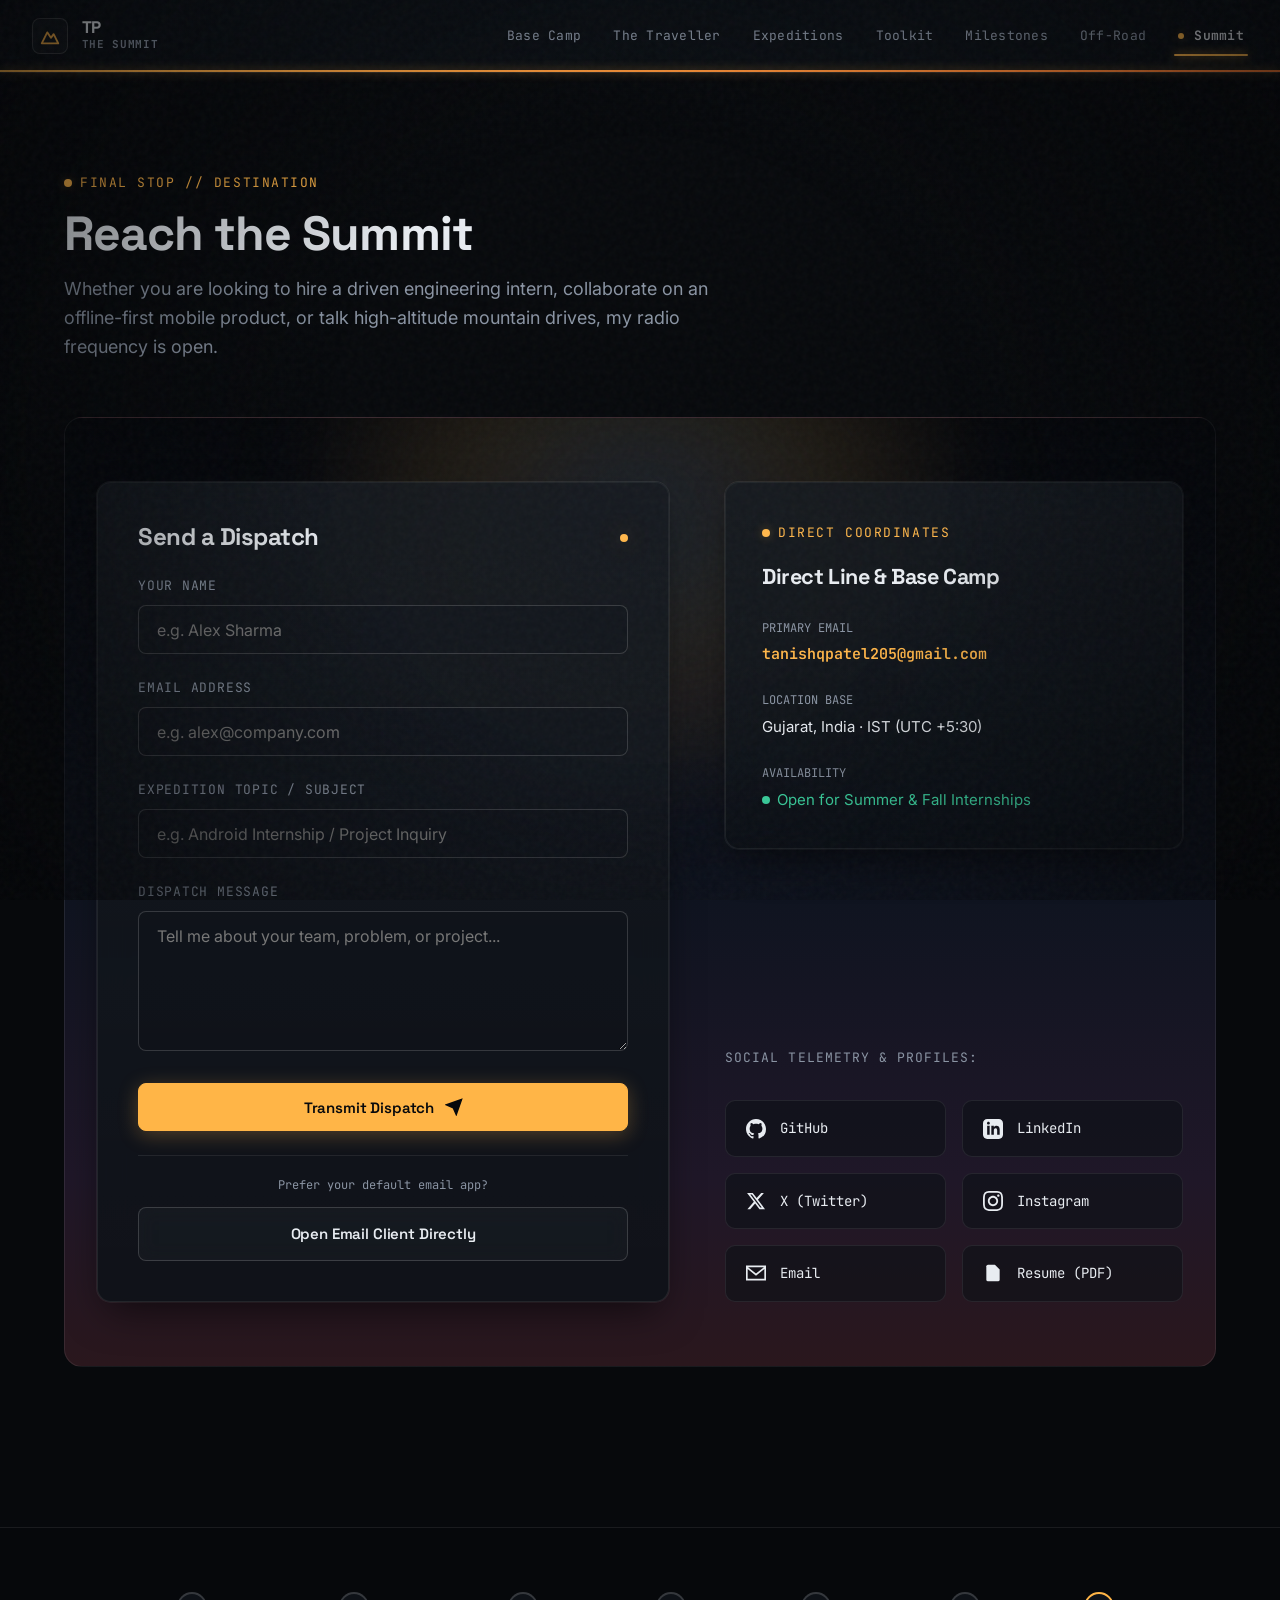
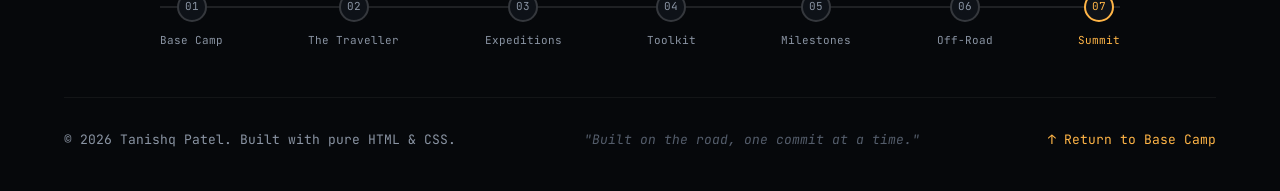
<file: contact.html>
<!DOCTYPE html>
<html lang="en">
<head>
  <meta charset="UTF-8">
  <meta name="viewport" content="width=device-width, initial-scale=1.0">
  <title>Summit | Tanishq Patel — Contact & Social Dispatches</title>
  <meta name="description" content="Reach the summit: connect with Tanishq Patel in Gujarat, India for software engineering internships, Android development projects, and collaboration.">

  <!-- Google Fonts & Fallback -->
  <link rel="preconnect" href="https://fonts.googleapis.com">
  <link rel="preconnect" href="https://fonts.gstatic.com" crossorigin>
  <link href="https://fonts.googleapis.com/css2?family=Inter:wght@400;500;600&family=JetBrains+Mono:wght@400;500;600;700&family=Space+Grotesk:wght@500;600;700;800&display=swap" rel="stylesheet">

  <!-- Single Shared Stylesheet -->
  <link rel="stylesheet" href="css/style.css">
</head>
<body style="--stop-end: 100%; --stop-progress: 100%;">

  <!-- ========================================================================
       ROAD-TRIP LOADING OVERLAY (Stop 7 of 7: Summit - Full Route Complete!)
       ======================================================================== -->
  <aside class="route-loader" aria-label="Loading road trip view">
    <div class="loader-landscape">
      <div class="loader-stars"></div>
      <div class="loader-moon"></div>
      <div class="loader-fog"></div>
      
      <svg class="mountain-layer mountain-layer-1" viewBox="0 0 1200 400" preserveAspectRatio="none">
        <path d="M0,400 L0,230 L160,160 L320,240 L480,130 L640,250 L820,110 L980,220 L1120,150 L1200,210 L1200,400 Z" fill="#141A28" />
        <polygon points="160,160 140,185 180,185" fill="#FFE0B2" opacity="0.6"/>
        <polygon points="480,130 455,165 505,165" fill="#FFE0B2" opacity="0.6"/>
        <polygon points="820,110 790,155 850,155" fill="#FFE0B2" opacity="0.7"/>
      </svg>

      <svg class="mountain-layer mountain-layer-2" viewBox="0 0 1200 350" preserveAspectRatio="none">
        <path d="M0,350 L0,180 L220,120 L380,200 L560,95 L720,180 L900,105 L1060,170 L1200,140 L1200,350 Z" fill="#0D121B" />
        <polygon points="220,120 195,150 245,150" fill="#FFB547" opacity="0.5"/>
        <polygon points="560,95 530,135 590,135" fill="#FFB547" opacity="0.6"/>
        <polygon points="900,105 870,145 930,145" fill="#FFB547" opacity="0.6"/>
      </svg>

      <svg class="mountain-layer mountain-layer-3" viewBox="0 0 1200 300" preserveAspectRatio="none">
        <path d="M0,300 L0,140 L280,70 L480,160 L680,60 L880,140 L1080,75 L1200,120 L1200,300 Z" fill="#080C12" />
      </svg>

      <div class="loader-snow"></div>

      <div class="loader-road-wrap">
        <svg class="loader-road-svg" viewBox="0 0 1200 160" preserveAspectRatio="none">
          <path d="M 60 110 C 220 130, 340 70, 520 95 C 700 120, 840 75, 1140 100" stroke="#1A2230" stroke-width="14" stroke-linecap="round" fill="none" />
          <path d="M 60 110 C 220 130, 340 70, 520 95 C 700 120, 840 75, 1140 100" stroke="#FFB547" stroke-width="2" stroke-dasharray="10 12" stroke-linecap="round" fill="none" opacity="0.7" />
          
          <g class="road-marker marker-1" transform="translate(60, 110)">
            <circle r="4" fill="#8A94A3" />
            <text x="0" y="-12" fill="#8A94A3" font-family="'JetBrains Mono', monospace" font-size="8" text-anchor="middle">BASE</text>
          </g>
          <g class="road-marker marker-2" transform="translate(240, 105)">
            <circle r="4" fill="#8A94A3" />
            <text x="0" y="-12" fill="#8A94A3" font-family="'JetBrains Mono', monospace" font-size="8" text-anchor="middle">ABOUT</text>
          </g>
          <g class="road-marker marker-3" transform="translate(420, 80)">
            <circle r="4" fill="#8A94A3" />
            <text x="0" y="-12" fill="#8A94A3" font-family="'JetBrains Mono', monospace" font-size="8" text-anchor="middle">PROJECTS</text>
          </g>
          <g class="road-marker marker-4" transform="translate(600, 108)">
            <circle r="4" fill="#8A94A3" />
            <text x="0" y="-12" fill="#8A94A3" font-family="'JetBrains Mono', monospace" font-size="8" text-anchor="middle">SKILLS</text>
          </g>
          <g class="road-marker marker-5" transform="translate(780, 95)">
            <circle r="4" fill="#8A94A3" />
            <text x="0" y="-12" fill="#8A94A3" font-family="'JetBrains Mono', monospace" font-size="8" text-anchor="middle">EDUCATION</text>
          </g>
          <g class="road-marker marker-6" transform="translate(960, 85)">
            <circle r="4" fill="#8A94A3" />
            <text x="0" y="-12" fill="#8A94A3" font-family="'JetBrains Mono', monospace" font-size="8" text-anchor="middle">INTERESTS</text>
          </g>
          <g class="road-marker marker-7" transform="translate(1140, 100)">
            <circle r="6" fill="#FFB547" />
            <circle r="12" fill="none" stroke="#FFB547" stroke-width="1.5" opacity="0.6" />
            <text x="0" y="-14" fill="#FFB547" font-family="'JetBrains Mono', monospace" font-size="9" text-anchor="middle">STOP 7 · SUMMIT</text>
          </g>
        </svg>

        <!-- Car completes full run to Stop 7 -->
        <div class="car-driver" aria-hidden="true">
          <div class="car-light-beam"></div>
          <div class="car-tail-glow"></div>
          <svg viewBox="0 0 52 24" fill="none" width="48" height="22">
            <path d="M4 16 L10 16 L15 8 L32 8 L42 13 L49 14 L50 18 L46 19 L44 18 L38 18 L36 19 L16 19 L14 18 L8 18 L6 19 Z" fill="#E8ECF1"/>
            <path d="M16 9 L31 9 L39 13 L16 13 Z" fill="#07090C" opacity="0.8"/>
            <polygon points="48,14 51,15 48,16" fill="#FFF275"/>
            <circle cx="12" cy="18" r="4.5" fill="#0A0D12" stroke="#485363" stroke-width="1.5"/>
            <circle cx="40" cy="18" r="4.5" fill="#0A0D12" stroke="#485363" stroke-width="1.5"/>
          </svg>
        </div>
      </div>
    </div>

    <div class="loader-hud-top">
      <div class="loader-hud-brand">
        <span class="loader-hud-pulse"></span>
        <span>FINAL WAYPOINT // SUMMIT REACHED</span>
      </div>
      <div>ELEVATION: 4,800M · EXPEDITION COMPLETE</div>
    </div>

    <div class="loader-hud-bottom">
      <div class="loader-status-bar">
        <div class="loader-destination">
          <span>● STOP 7 OF 7:</span>
          <span>Arrived at: The Summit</span>
        </div>
        <div>Engine idling… Telemetry online</div>
      </div>
      <div class="loader-progress-track">
        <div class="loader-progress-fill"></div>
      </div>
    </div>
  </aside>

  <!-- ========================================================================
       STICKY HUD NAVBAR
       ======================================================================== -->
  <header class="navbar">
    <div class="nav-container">
      <a href="index.html" class="nav-logo" aria-label="Return to Base Camp">
        <div class="logo-mountain" aria-hidden="true">
          <svg viewBox="0 0 24 24">
            <path d="M3 20L9 8L13 14L16 10L21 20H3Z"/>
          </svg>
        </div>
        <div class="logo-text">
          <span class="name">TP</span>
          <span class="sub">The Summit</span>
        </div>
      </a>

      <input type="checkbox" id="nav-toggle" class="nav-toggle-input" aria-label="Toggle navigation menu">
      <label for="nav-toggle" class="nav-toggle-label" aria-label="Open menu">
        <span class="nav-toggle-line"></span>
        <span class="nav-toggle-line"></span>
        <span class="nav-toggle-line"></span>
      </label>

      <nav class="nav-links" id="main-nav">
        <a href="index.html" class="nav-link">Base Camp</a>
        <a href="about.html" class="nav-link">The Traveller</a>
        <a href="projects.html" class="nav-link">Expeditions</a>
        <a href="skills.html" class="nav-link">Toolkit</a>
        <a href="education.html" class="nav-link">Milestones</a>
        <a href="interests.html" class="nav-link">Off-Road</a>
        <a href="contact.html" class="nav-link active" aria-current="page">Summit</a>
      </nav>
    </div>
    <!-- 100% Complete Progress Bar -->
    <div class="nav-route-bar">
      <div class="nav-route-progress"></div>
    </div>
  </header>

  <!-- ========================================================================
       PAGE CONTENT
       ======================================================================== -->
  <div class="page-container">
    <main class="section">
      <div class="container">
        <!-- Section Header -->
        <div class="section-header">
          <span class="section-tag">Final Stop // Destination</span>
          <h1 class="section-title">Reach the Summit</h1>
          <p class="section-subtitle">
            Whether you are looking to hire a driven engineering intern, collaborate on an offline-first mobile product, or talk high-altitude mountain drives, my radio frequency is open.
          </p>
        </div>

        <!-- Atmospheric Summit Night Backdrop (Starfield, Aurora Glow & Ridge Silhouette) -->
        <div class="summit-scene">
          <div class="aurora-glow" aria-hidden="true"></div>

          <div class="contact-grid">
            
            <!-- Left: HTML5 Contact Form -->
            <div>
              <div class="glass-card" style="padding: 2.5rem; background: rgba(14, 18, 24, 0.85);">
                <div style="display: flex; align-items: center; justify-content: space-between; margin-bottom: 1.5rem;">
                  <h2 style="font-size: 1.5rem;">Send a Dispatch</h2>
                  <span class="loader-hud-pulse" title="Channel Active"></span>
                </div>

                <!-- ✏️ EDIT: FORMSPREE SETUP
                     To make this form deliver messages straight to your email inbox:
                     1. Go to https://formspree.io and create a free account.
                     2. Click "New Form" and copy your unique form ID (e.g. "mqkvopzw").
                     3. Replace [YOUR_FORM_ID] below with your ID: action="https://formspree.io/f/mqkvopzw"
                -->
                <form action="https://formspree.io/f/[YOUR_FORM_ID]" method="POST" class="contact-form">
                  <div class="form-group">
                    <label for="contact-name" class="form-label">Your Name</label>
                    <input type="text" id="contact-name" name="name" class="form-input" placeholder="e.g. Alex Sharma" required autocomplete="name">
                  </div>

                  <div class="form-group">
                    <label for="contact-email" class="form-label">Email Address</label>
                    <input type="email" id="contact-email" name="email" class="form-input" placeholder="e.g. alex@company.com" required autocomplete="email">
                  </div>

                  <div class="form-group">
                    <label for="contact-subject" class="form-label">Expedition Topic / Subject</label>
                    <input type="text" id="contact-subject" name="subject" class="form-input" placeholder="e.g. Android Internship / Project Inquiry" required>
                  </div>

                  <div class="form-group">
                    <label for="contact-message" class="form-label">Dispatch Message</label>
                    <textarea id="contact-message" name="message" class="form-textarea" placeholder="Tell me about your team, problem, or project..." required></textarea>
                  </div>

                  <button type="submit" class="btn btn-primary" style="width: 100%; margin-top: 0.5rem;">
                    <span>Transmit Dispatch</span>
                    <svg class="btn-icon" viewBox="0 0 24 24" fill="none" stroke="currentColor" stroke-width="2">
                      <line x1="22" y1="2" x2="11" y2="13"></line>
                      <polygon points="22 2 15 22 11 13 2 9 22 2"></polygon>
                    </svg>
                  </button>
                </form>

                <div style="margin-top: 1.5rem; text-align: center; border-top: 1px solid var(--border); padding-top: 1.25rem;">
                  <span style="font-family: var(--font-mono); font-size: 0.75rem; color: var(--muted); display: block; margin-bottom: 0.75rem;">
                    Prefer your default email app?
                  </span>
                  <a href="mailto:tanishqpatel205@gmail.com?subject=Connecting%20from%20Portfolio" class="btn btn-secondary" style="width: 100%;">
                    <span>Open Email Client Directly</span>
                  </a>
                </div>
              </div>
            </div>

            <!-- Right: Direct Contact Specs & Social Links -->
            <div style="display: flex; flex-direction: column; justify-content: space-between;">
              <div class="glass-card" style="padding: 2.25rem; background: rgba(14, 18, 24, 0.85); margin-bottom: 2rem;">
                <span class="section-tag">Direct Coordinates</span>
                <h3 style="font-size: 1.35rem; margin: 0.5rem 0 1rem;">Direct Line & Base Camp</h3>
                
                <div style="display: flex; flex-direction: column; gap: 1.25rem; margin-top: 1.5rem;">
                  <div>
                    <span style="font-family: var(--font-mono); font-size: 0.75rem; color: var(--muted); text-transform: uppercase;">Primary Email</span>
                    <p style="font-family: var(--font-mono); color: var(--amber); font-weight: 600; font-size: 0.9375rem; margin-top: 0.2rem;">
                      tanishqpatel205@gmail.com
                    </p>
                  </div>

                  <div>
                    <span style="font-family: var(--font-mono); font-size: 0.75rem; color: var(--muted); text-transform: uppercase;">Location Base</span>
                    <p style="color: var(--text); font-size: 0.9375rem; margin-top: 0.2rem;">
                      Gujarat, India · IST (UTC +5:30)
                    </p>
                  </div>

                  <div>
                    <span style="font-family: var(--font-mono); font-size: 0.75rem; color: var(--muted); text-transform: uppercase;">Availability</span>
                    <p style="color: var(--emerald); font-size: 0.9375rem; margin-top: 0.2rem; display: flex; align-items: center; gap: 0.4rem;">
                      <span style="width: 8px; height: 8px; border-radius: 50%; background: var(--emerald); display: inline-block;"></span>
                      Open for Summer & Fall Internships
                    </p>
                  </div>
                </div>
              </div>

              <!-- Social Channels Grid with Inline SVGs -->
              <div>
                <span style="font-family: var(--font-mono); font-size: 0.8125rem; color: var(--muted); text-transform: uppercase; letter-spacing: 0.08em; display: block; margin-bottom: 1rem;">
                  Social Telemetry & Profiles:
                </span>
                
                <div class="social-buttons-grid">
                  <a href="https://github.com/tanishqpatel2014" class="social-btn" target="_blank" rel="noopener" aria-label="GitHub Profile">
                    <svg viewBox="0 0 24 24">
                      <path d="M12 0C5.37 0 0 5.37 0 12c0 5.31 3.435 9.795 8.205 11.385.6.105.825-.255.825-.57 0-.285-.015-1.23-.015-2.235-3.015.555-3.795-.735-4.035-1.41-.135-.345-.72-1.41-1.23-1.695-.42-.225-1.02-.78-.015-.795.945-.015 1.62.87 1.845 1.23 1.08 1.815 2.805 1.305 3.495.99.105-.78.42-1.305.765-1.605-2.67-.3-5.46-1.335-5.46-5.925 0-1.305.465-2.385 1.23-3.225-.12-.3-.54-1.53.12-3.18 0 0 1.005-.315 3.3 1.23.96-.27 1.98-.405 3-.405s2.04.135 3 .405c2.295-1.56 3.3-1.23 3.3-1.23.66 1.65.24 2.88.12 3.18.765.84 1.23 1.905 1.23 3.225 0 4.605-2.805 5.625-5.475 5.925.435.375.81 1.095.81 2.22 0 1.605-.015 2.895-.015 3.3 0 .315.225.69.825.57A12.02 12.02 0 0024 12c0-6.63-5.37-12-12-12z"/>
                    </svg>
                    <span>GitHub</span>
                  </a>

                  <!-- ✏️ EDIT: LinkedIn URL -->
                  <a href="[YOUR_LINKEDIN_URL]" class="social-btn" target="_blank" rel="noopener" aria-label="LinkedIn Profile">
                    <svg viewBox="0 0 24 24">
                      <path d="M19 0h-14c-2.761 0-5 2.239-5 5v14c0 2.761 2.239 5 5 5h14c2.762 0 5-2.239 5-5v-14c0-2.761-2.238-5-5-5zm-11 19h-3v-11h3v11zm-1.5-12.268c-.966 0-1.75-.79-1.75-1.764s.784-1.764 1.75-1.764 1.75.79 1.75 1.764-.783 1.764-1.75 1.764zm13.5 12.268h-3v-5.604c0-3.368-4-3.113-4 0v5.604h-3v-11h3v1.765c1.396-2.586 7-2.777 7 2.476v6.759z"/>
                    </svg>
                    <span>LinkedIn</span>
                  </a>

                  <!-- ✏️ EDIT: X / Twitter URL -->
                  <a href="[YOUR_X_TWITTER_URL]" class="social-btn" target="_blank" rel="noopener" aria-label="X / Twitter Profile">
                    <svg viewBox="0 0 24 24">
                      <path d="M18.244 2.25h3.308l-7.227 8.26 8.502 11.24H16.17l-5.214-6.817L4.99 21.75H1.68l7.73-8.835L1.254 2.25H8.08l4.713 6.231zm-1.161 17.52h1.833L7.084 4.126H5.117z"/>
                    </svg>
                    <span>X (Twitter)</span>
                  </a>

                  <!-- ✏️ EDIT: Instagram URL -->
                  <a href="[YOUR_INSTAGRAM_URL]" class="social-btn" target="_blank" rel="noopener" aria-label="Instagram Profile">
                    <svg viewBox="0 0 24 24">
                      <path d="M12 2.163c3.204 0 3.584.012 4.85.07 3.252.148 4.771 1.691 4.919 4.919.058 1.265.069 1.645.069 4.849 0 3.205-.012 3.584-.069 4.849-.149 3.225-1.664 4.771-4.919 4.919-1.266.058-1.644.07-4.85.07-3.204 0-3.584-.012-4.849-.07-3.26-.149-4.771-1.699-4.919-4.92-.058-1.265-.07-1.644-.07-4.849 0-3.204.013-3.583.07-4.849.149-3.227 1.664-4.771 4.919-4.919 1.266-.057 1.645-.069 4.849-.069zm0-2.163c-3.259 0-3.667.014-4.947.072-4.358.2-6.78 2.618-6.98 6.98-.059 1.281-.073 1.689-.073 4.948 0 3.259.014 3.668.072 4.948.2 4.358 2.618 6.78 6.98 6.98 1.281.058 1.689.072 4.948.072 3.259 0 3.668-.014 4.948-.072 4.354-.2 6.782-2.618 6.979-6.98.059-1.28.073-1.689.073-4.948 0-3.259-.014-3.667-.072-4.947-.196-4.354-2.617-6.78-6.979-6.98-1.281-.059-1.69-.073-4.949-.073zm0 5.838c-3.403 0-6.162 2.759-6.162 6.162s2.759 6.163 6.162 6.163 6.162-2.759 6.162-6.163c0-3.403-2.759-6.162-6.162-6.162zm0 10.162c-2.209 0-4-1.79-4-4 0-2.209 1.79-4 4-4s4 1.791 4 4c0 2.21-1.791 4-4 4zm6.406-11.845c-.796 0-1.441.645-1.441 1.44s.645 1.44 1.441 1.44c.795 0 1.439-.645 1.439-1.44s-.644-1.44-1.439-1.44z"/>
                    </svg>
                    <span>Instagram</span>
                  </a>

                  <a href="mailto:tanishqpatel205@gmail.com" class="social-btn" aria-label="Direct Email">
                    <svg viewBox="0 0 24 24">
                      <path d="M0 3v18h24v-18h-24zm21.518 2l-9.518 7.713-9.518-7.713h19.036zm-19.518 14v-11.817l10 8.104 10-8.104v11.817h-20z"/>
                    </svg>
                    <span>Email</span>
                  </a>

                  <!-- Resume Download -->
                  <a href="resume.pdf" class="social-btn" download aria-label="Resume Download">
                    <svg viewBox="0 0 24 24">
                      <path d="M14 2H6a2 2 0 0 0-2 2v16a2 2 0 0 0 2 2h12a2 2 0 0 0 2-2V8z"/>
                      <polyline points="14 2 14 8 20 8"/>
                      <line x1="12" y1="18" x2="12" y2="12"/>
                      <line x1="9" y1="15" x2="15" y2="15"/>
                    </svg>
                    <span>Resume (PDF)</span>
                  </a>
                </div>
              </div>

            </div>

          </div>
        </div>

      </div>
    </main>

    <!-- ========================================================================
         SHARED FOOTER
         ======================================================================== -->
    <footer class="footer">
      <div class="container">
        <div class="footer-route-map">
          <div class="footer-route-line"></div>
          <ul class="footer-stops-list">
            <li class="footer-stop-item">
              <a href="index.html" class="footer-stop-dot">01</a>
              <a href="index.html" class="footer-stop-name">Base Camp</a>
            </li>
            <li class="footer-stop-item">
              <a href="about.html" class="footer-stop-dot">02</a>
              <a href="about.html" class="footer-stop-name">The Traveller</a>
            </li>
            <li class="footer-stop-item">
              <a href="projects.html" class="footer-stop-dot">03</a>
              <a href="projects.html" class="footer-stop-name">Expeditions</a>
            </li>
            <li class="footer-stop-item">
              <a href="skills.html" class="footer-stop-dot">04</a>
              <a href="skills.html" class="footer-stop-name">Toolkit</a>
            </li>
            <li class="footer-stop-item">
              <a href="education.html" class="footer-stop-dot">05</a>
              <a href="education.html" class="footer-stop-name">Milestones</a>
            </li>
            <li class="footer-stop-item">
              <a href="interests.html" class="footer-stop-dot">06</a>
              <a href="interests.html" class="footer-stop-name">Off-Road</a>
            </li>
            <li class="footer-stop-item">
              <a href="contact.html" class="footer-stop-dot" style="border-color: var(--amber); color: var(--amber);">07</a>
              <a href="contact.html" class="footer-stop-name" style="color: var(--amber);">Summit</a>
            </li>
          </ul>
        </div>

        <div class="footer-bottom">
          <div>
            © 2026 Tanishq Patel. Built with pure HTML & CSS.
          </div>
          <div class="footer-road-quote">
            "Built on the road, one commit at a time."
          </div>
          <div>
            <a href="index.html" style="color: var(--amber); display: inline-flex; align-items: center; gap: 0.35rem;">
              <span>↑ Return to Base Camp</span>
            </a>
          </div>
        </div>
      </div>
    </footer>
  </div>
</body>
</html>
</file>
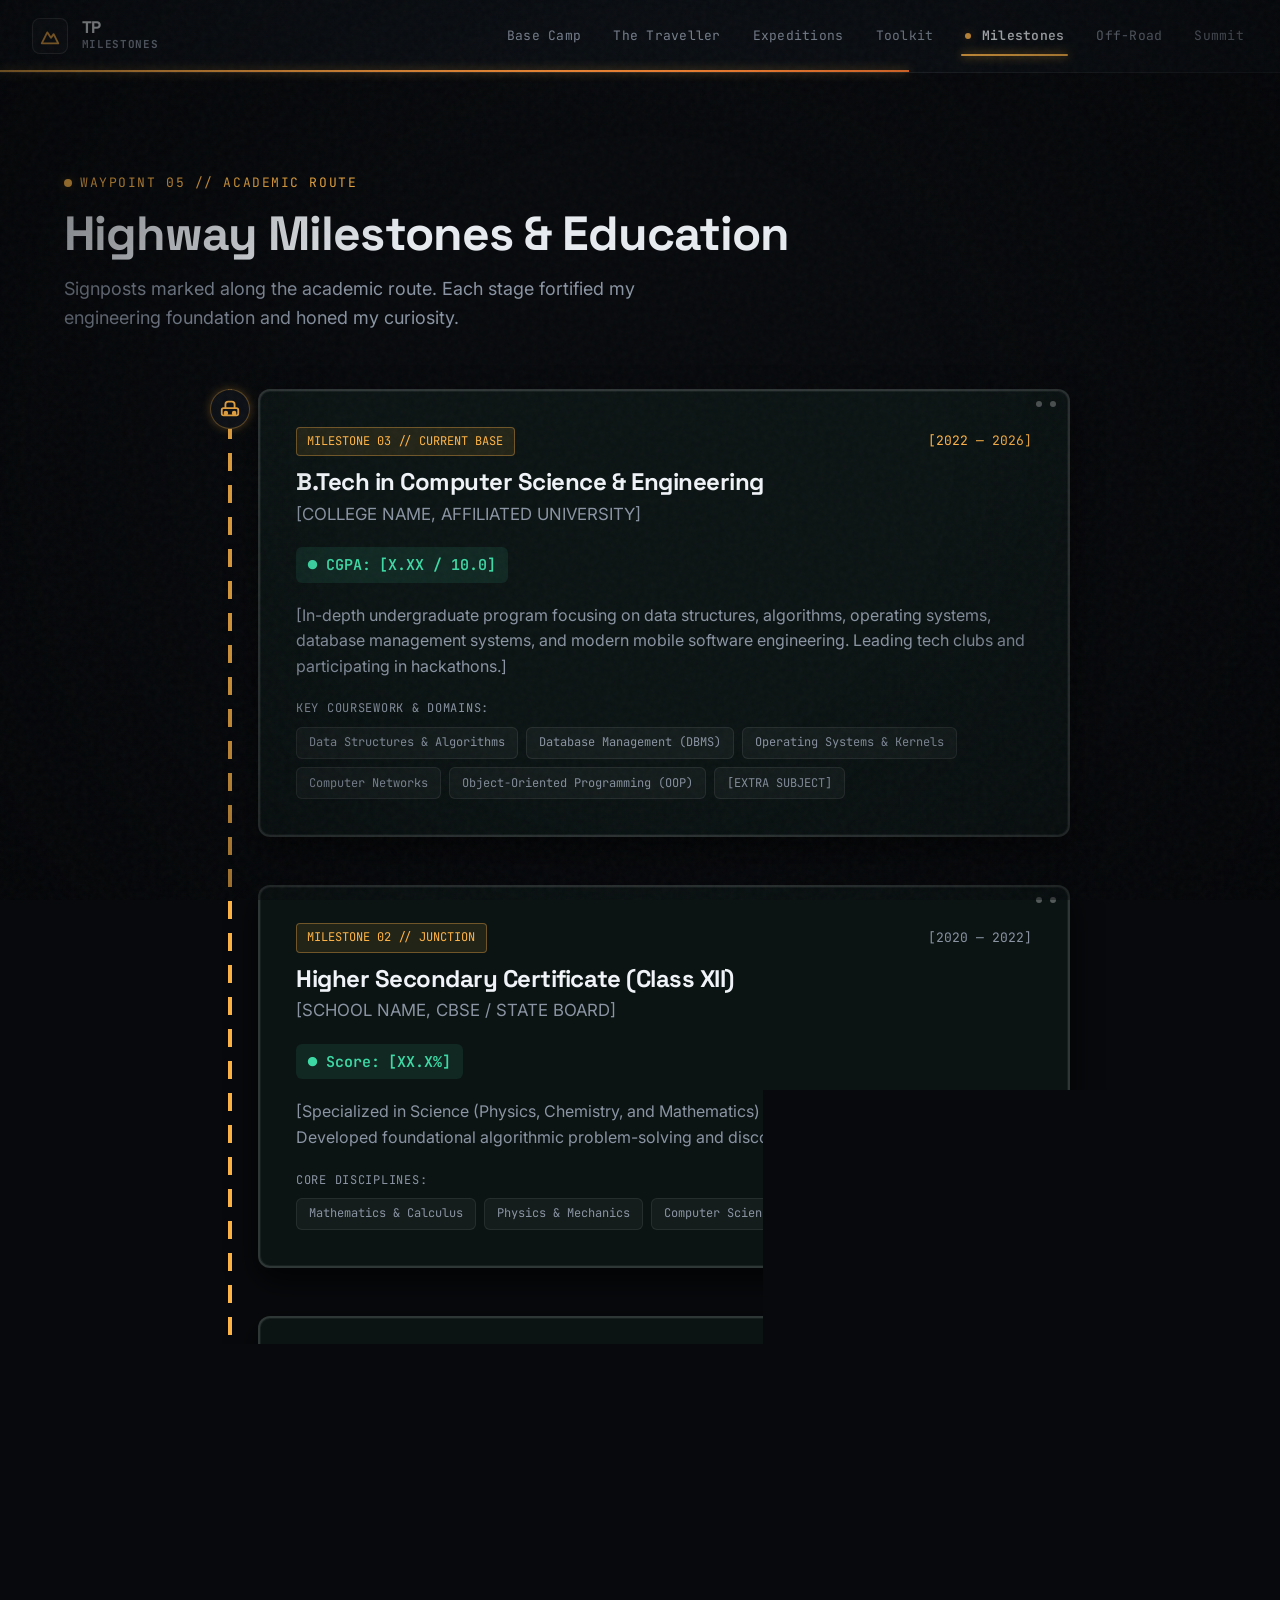
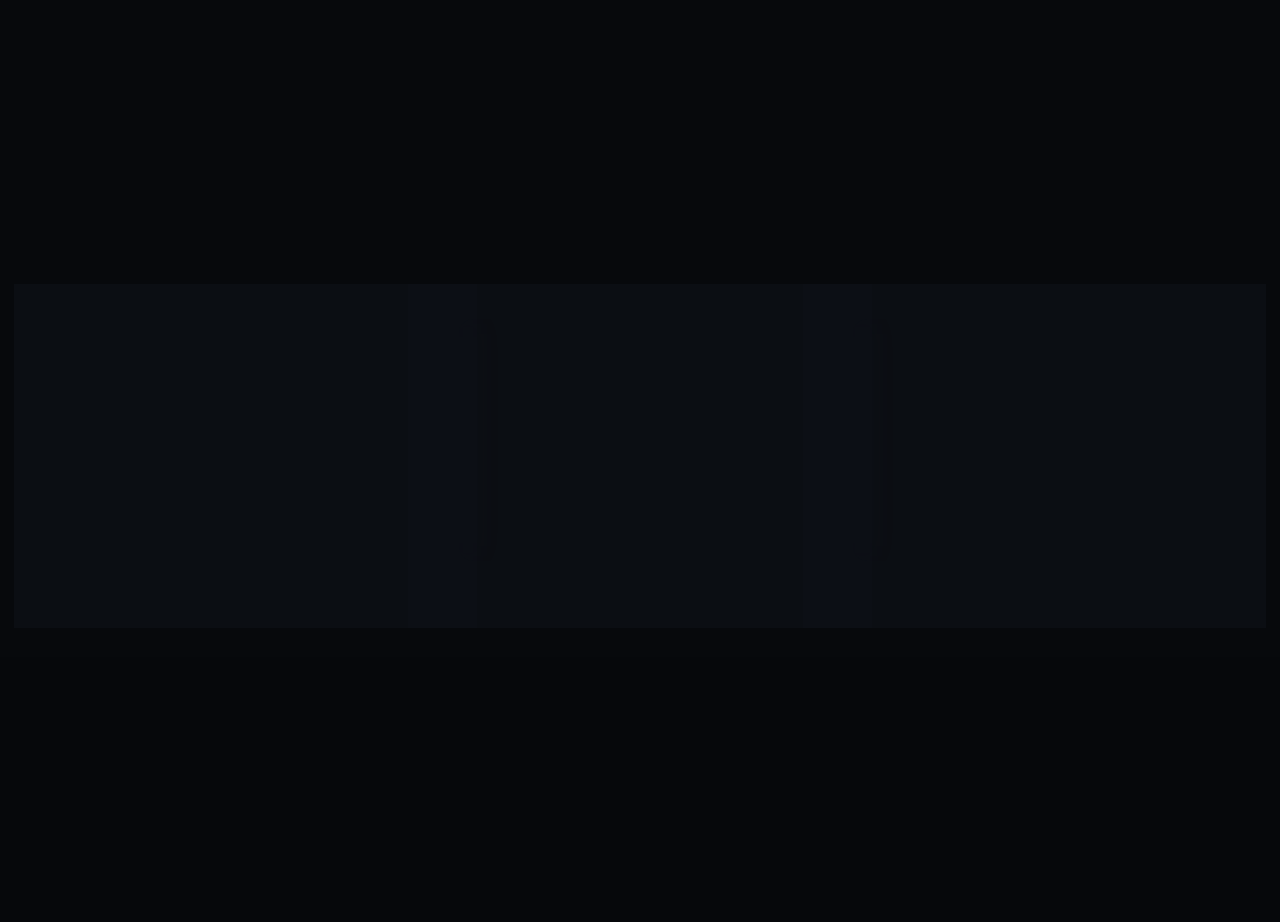
<file: education.html>
<!DOCTYPE html>
<html lang="en">
<head>
  <meta charset="UTF-8">
  <meta name="viewport" content="width=device-width, initial-scale=1.0">
  <title>Milestones | Tanishq Patel — Education & Highway Signboards</title>
  <meta name="description" content="Academic journey and highway milestones for Tanishq Patel from Gujarat, India: B.Tech in Computer Science and Engineering, foundational schooling, and certifications.">

  <!-- Google Fonts & Fallback -->
  <link rel="preconnect" href="https://fonts.googleapis.com">
  <link rel="preconnect" href="https://fonts.gstatic.com" crossorigin>
  <link href="https://fonts.googleapis.com/css2?family=Inter:wght@400;500;600&family=JetBrains+Mono:wght@400;500;600;700&family=Space+Grotesk:wght@500;600;700;800&display=swap" rel="stylesheet">

  <!-- Single Shared Stylesheet -->
  <link rel="stylesheet" href="css/style.css">
</head>
<body style="--stop-end: 68%; --stop-progress: 71%;">

  <!-- ========================================================================
       ROAD-TRIP LOADING OVERLAY (Stop 5 of 7: Milestones)
       ======================================================================== -->
  <aside class="route-loader" aria-label="Loading road trip view">
    <div class="loader-landscape">
      <div class="loader-stars"></div>
      <div class="loader-moon"></div>
      <div class="loader-fog"></div>
      
      <svg class="mountain-layer mountain-layer-1" viewBox="0 0 1200 400" preserveAspectRatio="none">
        <path d="M0,400 L0,230 L160,160 L320,240 L480,130 L640,250 L820,110 L980,220 L1120,150 L1200,210 L1200,400 Z" fill="#141A28" />
        <polygon points="160,160 140,185 180,185" fill="#FFE0B2" opacity="0.6"/>
        <polygon points="480,130 455,165 505,165" fill="#FFE0B2" opacity="0.6"/>
        <polygon points="820,110 790,155 850,155" fill="#FFE0B2" opacity="0.7"/>
      </svg>

      <svg class="mountain-layer mountain-layer-2" viewBox="0 0 1200 350" preserveAspectRatio="none">
        <path d="M0,350 L0,180 L220,120 L380,200 L560,95 L720,180 L900,105 L1060,170 L1200,140 L1200,350 Z" fill="#0D121B" />
        <polygon points="220,120 195,150 245,150" fill="#FFB547" opacity="0.5"/>
        <polygon points="560,95 530,135 590,135" fill="#FFB547" opacity="0.6"/>
        <polygon points="900,105 870,145 930,145" fill="#FFB547" opacity="0.6"/>
      </svg>

      <svg class="mountain-layer mountain-layer-3" viewBox="0 0 1200 300" preserveAspectRatio="none">
        <path d="M0,300 L0,140 L280,70 L480,160 L680,60 L880,140 L1080,75 L1200,120 L1200,300 Z" fill="#080C12" />
      </svg>

      <div class="loader-snow"></div>

      <div class="loader-road-wrap">
        <svg class="loader-road-svg" viewBox="0 0 1200 160" preserveAspectRatio="none">
          <path d="M 60 110 C 220 130, 340 70, 520 95 C 700 120, 840 75, 1140 100" stroke="#1A2230" stroke-width="14" stroke-linecap="round" fill="none" />
          <path d="M 60 110 C 220 130, 340 70, 520 95 C 700 120, 840 75, 1140 100" stroke="#FFB547" stroke-width="2" stroke-dasharray="10 12" stroke-linecap="round" fill="none" opacity="0.7" />
          
          <g class="road-marker marker-1" transform="translate(60, 110)">
            <circle r="4" fill="#8A94A3" />
            <text x="0" y="-12" fill="#8A94A3" font-family="'JetBrains Mono', monospace" font-size="8" text-anchor="middle">BASE</text>
          </g>
          <g class="road-marker marker-2" transform="translate(240, 105)">
            <circle r="4" fill="#8A94A3" />
            <text x="0" y="-12" fill="#8A94A3" font-family="'JetBrains Mono', monospace" font-size="8" text-anchor="middle">ABOUT</text>
          </g>
          <g class="road-marker marker-3" transform="translate(420, 80)">
            <circle r="4" fill="#8A94A3" />
            <text x="0" y="-12" fill="#8A94A3" font-family="'JetBrains Mono', monospace" font-size="8" text-anchor="middle">PROJECTS</text>
          </g>
          <g class="road-marker marker-4" transform="translate(600, 108)">
            <circle r="4" fill="#8A94A3" />
            <text x="0" y="-12" fill="#8A94A3" font-family="'JetBrains Mono', monospace" font-size="8" text-anchor="middle">SKILLS</text>
          </g>
          <g class="road-marker marker-5" transform="translate(780, 95)">
            <circle r="6" fill="#FFB547" />
            <circle r="12" fill="none" stroke="#FFB547" stroke-width="1.5" opacity="0.6" />
            <text x="0" y="-14" fill="#FFB547" font-family="'JetBrains Mono', monospace" font-size="9" text-anchor="middle">STOP 5 · EDUCATION</text>
          </g>
          <g class="road-marker marker-6" transform="translate(960, 85)">
            <circle r="4" fill="#8A94A3" />
            <text x="0" y="-12" fill="#8A94A3" font-family="'JetBrains Mono', monospace" font-size="8" text-anchor="middle">INTERESTS</text>
          </g>
          <g class="road-marker marker-7" transform="translate(1140, 100)">
            <circle r="4" fill="#8A94A3" />
            <text x="0" y="-12" fill="#8A94A3" font-family="'JetBrains Mono', monospace" font-size="8" text-anchor="middle">SUMMIT</text>
          </g>
        </svg>

        <div class="car-driver" aria-hidden="true">
          <div class="car-light-beam"></div>
          <div class="car-tail-glow"></div>
          <svg viewBox="0 0 52 24" fill="none" width="48" height="22">
            <path d="M4 16 L10 16 L15 8 L32 8 L42 13 L49 14 L50 18 L46 19 L44 18 L38 18 L36 19 L16 19 L14 18 L8 18 L6 19 Z" fill="#E8ECF1"/>
            <path d="M16 9 L31 9 L39 13 L16 13 Z" fill="#07090C" opacity="0.8"/>
            <polygon points="48,14 51,15 48,16" fill="#FFF275"/>
            <circle cx="12" cy="18" r="4.5" fill="#0A0D12" stroke="#485363" stroke-width="1.5"/>
            <circle cx="40" cy="18" r="4.5" fill="#0A0D12" stroke="#485363" stroke-width="1.5"/>
          </svg>
        </div>
      </div>
    </div>

    <div class="loader-hud-top">
      <div class="loader-hud-brand">
        <span class="loader-hud-pulse"></span>
        <span>WAYPOINT 05 // MILESTONES HUD</span>
      </div>
      <div>HEADING TO: MILESTONES (EDUCATION)</div>
    </div>

    <div class="loader-hud-bottom">
      <div class="loader-status-bar">
        <div class="loader-destination">
          <span>● STOP 5 OF 7:</span>
          <span>Heading to: Milestones</span>
        </div>
        <div>Approaching academic highway checkpoints…</div>
      </div>
      <div class="loader-progress-track">
        <div class="loader-progress-fill"></div>
      </div>
    </div>
  </aside>

  <!-- ========================================================================
       STICKY HUD NAVBAR
       ======================================================================== -->
  <header class="navbar">
    <div class="nav-container">
      <a href="index.html" class="nav-logo" aria-label="Return to Base Camp">
        <div class="logo-mountain" aria-hidden="true">
          <svg viewBox="0 0 24 24">
            <path d="M3 20L9 8L13 14L16 10L21 20H3Z"/>
          </svg>
        </div>
        <div class="logo-text">
          <span class="name">TP</span>
          <span class="sub">Milestones</span>
        </div>
      </a>

      <input type="checkbox" id="nav-toggle" class="nav-toggle-input" aria-label="Toggle navigation menu">
      <label for="nav-toggle" class="nav-toggle-label" aria-label="Open menu">
        <span class="nav-toggle-line"></span>
        <span class="nav-toggle-line"></span>
        <span class="nav-toggle-line"></span>
      </label>

      <nav class="nav-links" id="main-nav">
        <a href="index.html" class="nav-link">Base Camp</a>
        <a href="about.html" class="nav-link">The Traveller</a>
        <a href="projects.html" class="nav-link">Expeditions</a>
        <a href="skills.html" class="nav-link">Toolkit</a>
        <a href="education.html" class="nav-link active" aria-current="page">Milestones</a>
        <a href="interests.html" class="nav-link">Off-Road</a>
        <a href="contact.html" class="nav-link">Summit</a>
      </nav>
    </div>
    <div class="nav-route-bar">
      <div class="nav-route-progress"></div>
    </div>
  </header>

  <!-- ========================================================================
       PAGE CONTENT
       ======================================================================== -->
  <div class="page-container">
    <main class="section">
      <div class="container">
        <!-- Section Header -->
        <div class="section-header">
          <span class="section-tag">Waypoint 05 // Academic Route</span>
          <h1 class="section-title">Highway Milestones & Education</h1>
          <p class="section-subtitle">
            Signposts marked along the academic route. Each stage fortified my engineering foundation and honed my curiosity.
          </p>
        </div>

        <!-- Vertical Road Wrap with Highway Signboards & Animated Bobbing Car -->
        <div class="education-road-wrap">
          <!-- Road Center Dashed Line -->
          <div class="education-road-line"></div>

          <!-- Bobbing Sports Car Marker at the start of the highway -->
          <div class="bobbing-car-marker" title="Cruising Route 48">
            <svg viewBox="0 0 24 24" width="22" height="22" fill="none" stroke="var(--amber)" stroke-width="2">
              <rect x="3" y="11" width="18" height="8" rx="2"/>
              <path d="M7 11V7a3 3 0 0 1 3-3h4a3 3 0 0 1 3 3v4"/>
              <circle cx="7.5" cy="16.5" r="1.5" fill="var(--amber)"/>
              <circle cx="16.5" cy="16.5" r="1.5" fill="var(--amber)"/>
            </svg>
          </div>

          <!-- ================================================================
               MILESTONE 1: B.TECH CSE (CURRENT CHECKPOINT)
               ================================================================ -->
          <article class="signboard-card">
            <div class="signboard-bolts">
              <span class="bolt"></span>
              <span class="bolt"></span>
            </div>
            
            <div class="signboard-meta">
              <span class="signboard-route-badge">MILESTONE 03 // CURRENT BASE</span>
              <!-- ✏️ EDIT: Years -->
              <span style="font-family: var(--font-mono); font-size: 0.8125rem; color: var(--amber);">[2022 — 2026]</span>
            </div>

            <!-- ✏️ EDIT: Degree Title -->
            <h2 class="signboard-title">B.Tech in Computer Science & Engineering</h2>
            <!-- ✏️ EDIT: College & University Name -->
            <div class="signboard-institution">[COLLEGE NAME, AFFILIATED UNIVERSITY]</div>

            <!-- ✏️ EDIT: CGPA / Grade -->
            <div class="signboard-grade">
              <span>● CGPA:</span>
              <span>[X.XX / 10.0]</span>
            </div>

            <!-- ✏️ EDIT: Description -->
            <p style="margin-bottom: 1.25rem;">
              [In-depth undergraduate program focusing on data structures, algorithms, operating systems, database management systems, and modern mobile software engineering. Leading tech clubs and participating in hackathons.]
            </p>

            <div>
              <span style="font-family: var(--font-mono); font-size: 0.75rem; color: var(--muted); text-transform: uppercase; letter-spacing: 0.06em; display: block; margin-bottom: 0.5rem;">
                Key Coursework & Domains:
              </span>
              <div style="display: flex; flex-wrap: wrap; gap: 0.5rem;">
                <span class="tag-chip">Data Structures & Algorithms</span>
                <span class="tag-chip">Database Management (DBMS)</span>
                <span class="tag-chip">Operating Systems & Kernels</span>
                <span class="tag-chip">Computer Networks</span>
                <span class="tag-chip">Object-Oriented Programming (OOP)</span>
                <!-- ✏️ EDIT: Add extra courses -->
                <span class="tag-chip">[EXTRA SUBJECT]</span>
              </div>
            </div>
          </article>

          <!-- ================================================================
               MILESTONE 2: CLASS 12 / HIGHER SECONDARY
               ================================================================ -->
          <article class="signboard-card">
            <div class="signboard-bolts">
              <span class="bolt"></span>
              <span class="bolt"></span>
            </div>

            <div class="signboard-meta">
              <span class="signboard-route-badge">MILESTONE 02 // JUNCTION</span>
              <!-- ✏️ EDIT: Year -->
              <span style="font-family: var(--font-mono); font-size: 0.8125rem; color: var(--muted);">[2020 — 2022]</span>
            </div>

            <!-- ✏️ EDIT: Stream & Certificate -->
            <h2 class="signboard-title">Higher Secondary Certificate (Class XII)</h2>
            <!-- ✏️ EDIT: School & Board Name -->
            <div class="signboard-institution">[SCHOOL NAME, CBSE / STATE BOARD]</div>

            <!-- ✏️ EDIT: Grade / Percentage -->
            <div class="signboard-grade">
              <span>● Score:</span>
              <span>[XX.X%]</span>
            </div>

            <!-- ✏️ EDIT: Description -->
            <p style="margin-bottom: 1.25rem;">
              [Specialized in Science (Physics, Chemistry, and Mathematics) alongside Computer Science. Developed foundational algorithmic problem-solving and discovered early programming.]
            </p>

            <div>
              <span style="font-family: var(--font-mono); font-size: 0.75rem; color: var(--muted); text-transform: uppercase; letter-spacing: 0.06em; display: block; margin-bottom: 0.5rem;">
                Core Disciplines:
              </span>
              <div style="display: flex; flex-wrap: wrap; gap: 0.5rem;">
                <span class="tag-chip">Mathematics & Calculus</span>
                <span class="tag-chip">Physics & Mechanics</span>
                <span class="tag-chip">Computer Science</span>
              </div>
            </div>
          </article>

          <!-- ================================================================
               MILESTONE 3: CLASS 10 / SECONDARY SCHOOL
               ================================================================ -->
          <article class="signboard-card">
            <div class="signboard-bolts">
              <span class="bolt"></span>
              <span class="bolt"></span>
            </div>

            <div class="signboard-meta">
              <span class="signboard-route-badge">MILESTONE 01 // START LINE</span>
              <!-- ✏️ EDIT: Year -->
              <span style="font-family: var(--font-mono); font-size: 0.8125rem; color: var(--muted);">[2020]</span>
            </div>

            <!-- ✏️ EDIT: School Name -->
            <h2 class="signboard-title">Secondary School Certificate (Class X)</h2>
            <div class="signboard-institution">[SCHOOL NAME, CBSE / STATE BOARD]</div>

            <!-- ✏️ EDIT: Score / Percentage -->
            <div class="signboard-grade">
              <span>● Score:</span>
              <span>[XX.X%]</span>
            </div>

            <!-- ✏️ EDIT: Description -->
            <p>
              [Completed secondary education with distinction across science, mathematics, and logic. Active participant in state-level science exhibitions and sports.]
            </p>
          </article>

        </div>

        <!-- ====================================================================
             CERTIFICATIONS & COURSES SECTION
             ==================================================================== -->
        <div style="margin-top: 5rem;">
          <div class="section-header">
            <span class="section-tag">Permits & Endorsements</span>
            <h2 class="section-title">Certifications & Continuing Education</h2>
            <p class="section-subtitle">
              Specialized technical accreditations in Android development, systems, and algorithmic theory.
            </p>
          </div>

          <div class="projects-grid" style="grid-template-columns: repeat(auto-fill, minmax(300px, 1fr));">
            
            <!-- ✏️ EDIT: Certification 1 -->
            <div class="glass-card" style="padding: 1.75rem;">
              <div style="display: flex; justify-content: space-between; align-items: flex-start; margin-bottom: 0.75rem;">
                <span class="tag-chip active">[GOOGLE / COURSERA]</span>
                <span style="font-family: var(--font-mono); font-size: 0.75rem; color: var(--amber);">[2023]</span>
              </div>
              <h3 style="font-size: 1.2rem; margin-bottom: 0.5rem;">Android Basics in Kotlin</h3>
              <p style="font-size: 0.875rem; color: var(--muted); margin-bottom: 1rem;">
                Completed official curriculum covering Android architecture components, Room databases, navigation, and Kotlin coroutines.
              </p>
              <span style="font-family: var(--font-mono); font-size: 0.75rem; color: var(--dim);">Credential ID: [CREDENTIAL_ID]</span>
            </div>

            <!-- ✏️ EDIT: Certification 2 -->
            <div class="glass-card" style="padding: 1.75rem;">
              <div style="display: flex; justify-content: space-between; align-items: flex-start; margin-bottom: 0.75rem;">
                <span class="tag-chip active">[PLATFORM NAME]</span>
                <span style="font-family: var(--font-mono); font-size: 0.75rem; color: var(--amber);">[2023]</span>
              </div>
              <h3 style="font-size: 1.2rem; margin-bottom: 0.5rem;">Data Structures & Algorithms</h3>
              <p style="font-size: 0.875rem; color: var(--muted); margin-bottom: 1rem;">
                Rigorous training in graph traversal, dynamic programming, tree balancing, and algorithmic asymptotic complexity analysis.
              </p>
              <span style="font-family: var(--font-mono); font-size: 0.75rem; color: var(--dim);">Credential ID: [CREDENTIAL_ID]</span>
            </div>

            <!-- ✏️ EDIT: Certification 3 -->
            <div class="glass-card" style="padding: 1.75rem;">
              <div style="display: flex; justify-content: space-between; align-items: flex-start; margin-bottom: 0.75rem;">
                <span class="tag-chip active">[PLATFORM NAME]</span>
                <span style="font-family: var(--font-mono); font-size: 0.75rem; color: var(--amber);">[2024]</span>
              </div>
              <h3 style="font-size: 1.2rem; margin-bottom: 0.5rem;">Database Design & SQL Mastery</h3>
              <p style="font-size: 0.875rem; color: var(--muted); margin-bottom: 1rem;">
                Comprehensive relational schema modeling, 3NF normalization, ACID transactions, and query index performance tuning.
              </p>
              <span style="font-family: var(--font-mono); font-size: 0.75rem; color: var(--dim);">Credential ID: [CREDENTIAL_ID]</span>
            </div>

          </div>
        </div>

      </div>
    </main>

    <!-- ========================================================================
         SHARED FOOTER
         ======================================================================== -->
    <footer class="footer">
      <div class="container">
        <div class="footer-route-map">
          <div class="footer-route-line"></div>
          <ul class="footer-stops-list">
            <li class="footer-stop-item">
              <a href="index.html" class="footer-stop-dot">01</a>
              <a href="index.html" class="footer-stop-name">Base Camp</a>
            </li>
            <li class="footer-stop-item">
              <a href="about.html" class="footer-stop-dot">02</a>
              <a href="about.html" class="footer-stop-name">The Traveller</a>
            </li>
            <li class="footer-stop-item">
              <a href="projects.html" class="footer-stop-dot">03</a>
              <a href="projects.html" class="footer-stop-name">Expeditions</a>
            </li>
            <li class="footer-stop-item">
              <a href="skills.html" class="footer-stop-dot">04</a>
              <a href="skills.html" class="footer-stop-name">Toolkit</a>
            </li>
            <li class="footer-stop-item">
              <a href="education.html" class="footer-stop-dot" style="border-color: var(--amber); color: var(--amber);">05</a>
              <a href="education.html" class="footer-stop-name" style="color: var(--amber);">Milestones</a>
            </li>
            <li class="footer-stop-item">
              <a href="interests.html" class="footer-stop-dot">06</a>
              <a href="interests.html" class="footer-stop-name">Off-Road</a>
            </li>
            <li class="footer-stop-item">
              <a href="contact.html" class="footer-stop-dot">07</a>
              <a href="contact.html" class="footer-stop-name">Summit</a>
            </li>
          </ul>
        </div>

        <div class="footer-bottom">
          <div>
            © 2026 Tanishq Patel. Built with pure HTML & CSS.
          </div>
          <div class="footer-road-quote">
            "Built on the road, one commit at a time."
          </div>
          <div>
            <a href="index.html" style="color: var(--amber); display: inline-flex; align-items: center; gap: 0.35rem;">
              <span>↑ Return to Base Camp</span>
            </a>
          </div>
        </div>
      </div>
    </footer>
  </div>
</body>
</html>
</file>
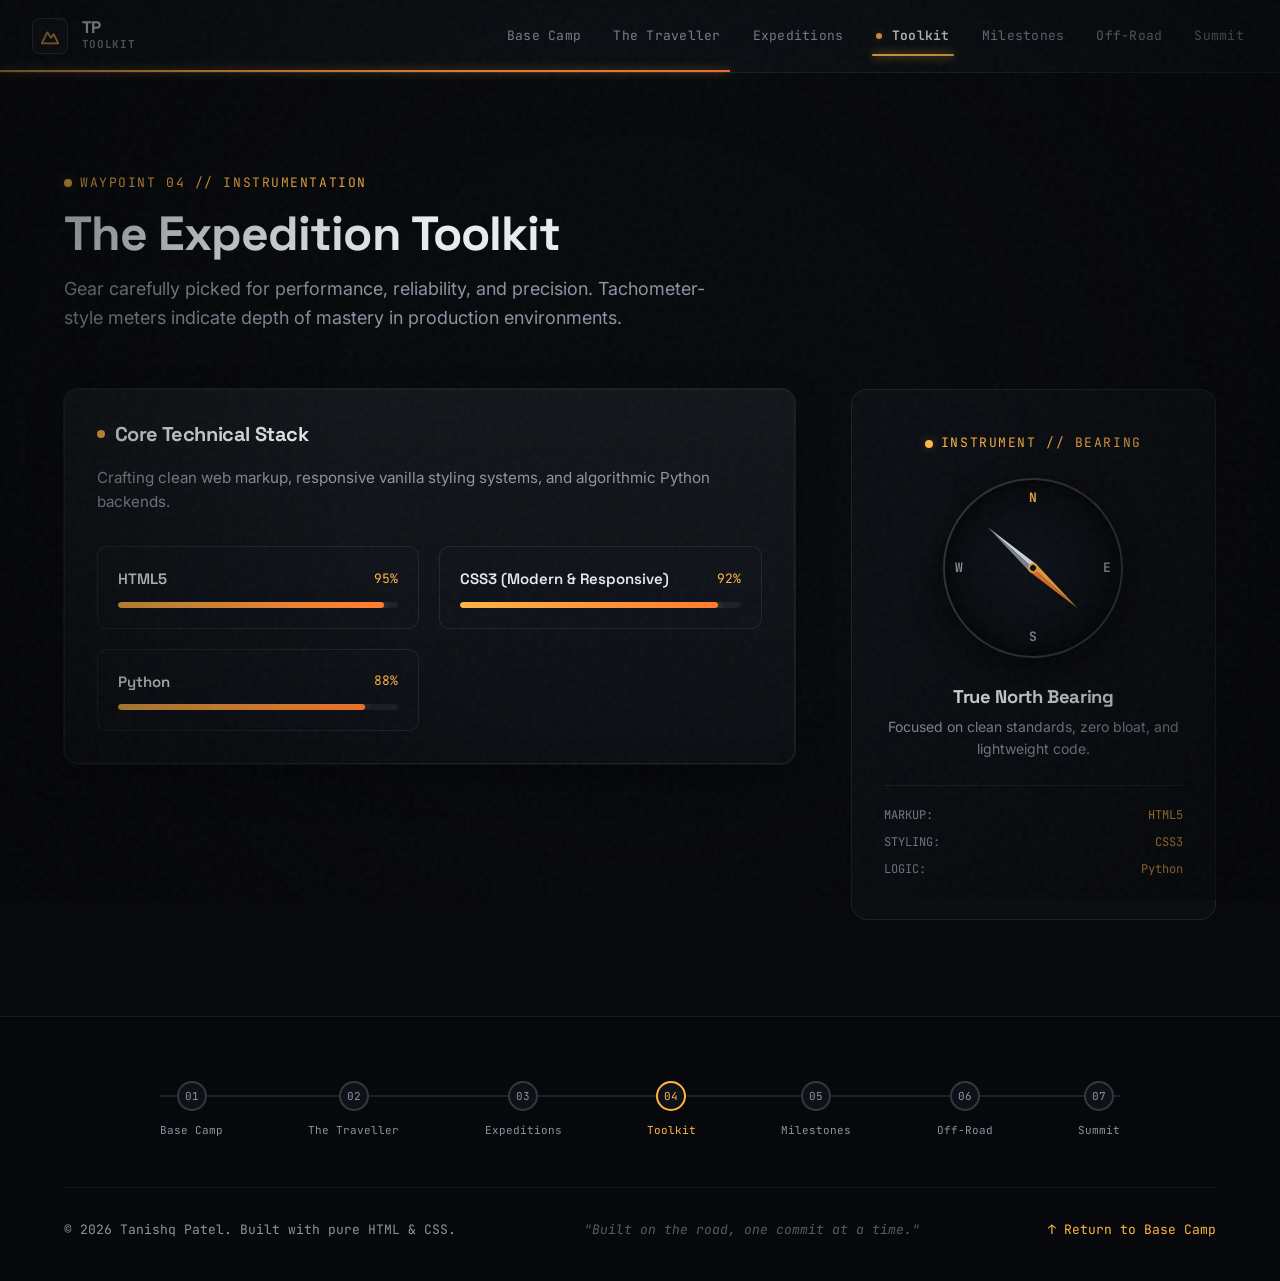
<file: skills.html>
<!DOCTYPE html>
<html lang="en">
<head>
  <meta charset="UTF-8">
  <meta name="viewport" content="width=device-width, initial-scale=1.0">
  <title>Toolkit | Tanishq Patel — HTML, CSS & Python</title>
  <meta name="description" content="Technical toolkit for Tanishq Patel from Gujarat, India: HTML5, CSS3, and Python.">

  <!-- Google Fonts & Fallback -->
  <link rel="preconnect" href="https://fonts.googleapis.com">
  <link rel="preconnect" href="https://fonts.gstatic.com" crossorigin>
  <link href="https://fonts.googleapis.com/css2?family=Inter:wght@400;500;600&family=JetBrains+Mono:wght@400;500;600;700&family=Space+Grotesk:wght@500;600;700;800&display=swap" rel="stylesheet">

  <!-- Single Shared Stylesheet -->
  <link rel="stylesheet" href="css/style.css">
</head>
<body style="--stop-end: 52%; --stop-progress: 57%;">

  <!-- ========================================================================
       ROAD-TRIP LOADING OVERLAY (Stop 4 of 7: Toolkit)
       ======================================================================== -->
  <aside class="route-loader" aria-label="Loading road trip view">
    <div class="loader-landscape">
      <div class="loader-stars"></div>
      <div class="loader-moon"></div>
      <div class="loader-fog"></div>
      
      <svg class="mountain-layer mountain-layer-1" viewBox="0 0 1200 400" preserveAspectRatio="none">
        <path d="M0,400 L0,230 L160,160 L320,240 L480,130 L640,250 L820,110 L980,220 L1120,150 L1200,210 L1200,400 Z" fill="#141A28" />
        <polygon points="160,160 140,185 180,185" fill="#FFE0B2" opacity="0.6"/>
        <polygon points="480,130 455,165 505,165" fill="#FFE0B2" opacity="0.6"/>
        <polygon points="820,110 790,155 850,155" fill="#FFE0B2" opacity="0.7"/>
      </svg>

      <svg class="mountain-layer mountain-layer-2" viewBox="0 0 1200 350" preserveAspectRatio="none">
        <path d="M0,350 L0,180 L220,120 L380,200 L560,95 L720,180 L900,105 L1060,170 L1200,140 L1200,350 Z" fill="#0D121B" />
        <polygon points="220,120 195,150 245,150" fill="#FFB547" opacity="0.5"/>
        <polygon points="560,95 530,135 590,135" fill="#FFB547" opacity="0.6"/>
        <polygon points="900,105 870,145 930,145" fill="#FFB547" opacity="0.6"/>
      </svg>

      <svg class="mountain-layer mountain-layer-3" viewBox="0 0 1200 300" preserveAspectRatio="none">
        <path d="M0,300 L0,140 L280,70 L480,160 L680,60 L880,140 L1080,75 L1200,120 L1200,300 Z" fill="#080C12" />
      </svg>

      <div class="loader-snow"></div>

      <div class="loader-road-wrap">
        <svg class="loader-road-svg" viewBox="0 0 1200 160" preserveAspectRatio="none">
          <path d="M 60 110 C 220 130, 340 70, 520 95 C 700 120, 840 75, 1140 100" stroke="#1A2230" stroke-width="14" stroke-linecap="round" fill="none" />
          <path d="M 60 110 C 220 130, 340 70, 520 95 C 700 120, 840 75, 1140 100" stroke="#FFB547" stroke-width="2" stroke-dasharray="10 12" stroke-linecap="round" fill="none" opacity="0.7" />
          
          <g class="road-marker marker-1" transform="translate(60, 110)">
            <circle r="4" fill="#8A94A3" />
            <text x="0" y="-12" fill="#8A94A3" font-family="'JetBrains Mono', monospace" font-size="8" text-anchor="middle">BASE</text>
          </g>
          <g class="road-marker marker-2" transform="translate(240, 105)">
            <circle r="4" fill="#8A94A3" />
            <text x="0" y="-12" fill="#8A94A3" font-family="'JetBrains Mono', monospace" font-size="8" text-anchor="middle">ABOUT</text>
          </g>
          <g class="road-marker marker-3" transform="translate(420, 80)">
            <circle r="4" fill="#8A94A3" />
            <text x="0" y="-12" fill="#8A94A3" font-family="'JetBrains Mono', monospace" font-size="8" text-anchor="middle">PROJECTS</text>
          </g>
          <g class="road-marker marker-4" transform="translate(600, 108)">
            <circle r="6" fill="#FFB547" />
            <circle r="12" fill="none" stroke="#FFB547" stroke-width="1.5" opacity="0.6" />
            <text x="0" y="-14" fill="#FFB547" font-family="'JetBrains Mono', monospace" font-size="9" text-anchor="middle">STOP 4 · SKILLS</text>
          </g>
          <g class="road-marker marker-5" transform="translate(780, 95)">
            <circle r="4" fill="#8A94A3" />
            <text x="0" y="-12" fill="#8A94A3" font-family="'JetBrains Mono', monospace" font-size="8" text-anchor="middle">EDUCATION</text>
          </g>
          <g class="road-marker marker-6" transform="translate(960, 85)">
            <circle r="4" fill="#8A94A3" />
            <text x="0" y="-12" fill="#8A94A3" font-family="'JetBrains Mono', monospace" font-size="8" text-anchor="middle">INTERESTS</text>
          </g>
          <g class="road-marker marker-7" transform="translate(1140, 100)">
            <circle r="4" fill="#8A94A3" />
            <text x="0" y="-12" fill="#8A94A3" font-family="'JetBrains Mono', monospace" font-size="8" text-anchor="middle">SUMMIT</text>
          </g>
        </svg>

        <div class="car-driver" aria-hidden="true">
          <div class="car-light-beam"></div>
          <div class="car-tail-glow"></div>
          <svg viewBox="0 0 52 24" fill="none" width="48" height="22">
            <path d="M4 16 L10 16 L15 8 L32 8 L42 13 L49 14 L50 18 L46 19 L44 18 L38 18 L36 19 L16 19 L14 18 L8 18 L6 19 Z" fill="#E8ECF1"/>
            <path d="M16 9 L31 9 L39 13 L16 13 Z" fill="#07090C" opacity="0.8"/>
            <polygon points="48,14 51,15 48,16" fill="#FFF275"/>
            <circle cx="12" cy="18" r="4.5" fill="#0A0D12" stroke="#485363" stroke-width="1.5"/>
            <circle cx="40" cy="18" r="4.5" fill="#0A0D12" stroke="#485363" stroke-width="1.5"/>
          </svg>
        </div>
      </div>
    </div>

    <div class="loader-hud-top">
      <div class="loader-hud-brand">
        <span class="loader-hud-pulse"></span>
        <span>WAYPOINT 04 // GEAR INVENTORY HUD</span>
      </div>
      <div>HEADING TO: TOOLKIT (SKILLS)</div>
    </div>

    <div class="loader-hud-bottom">
      <div class="loader-status-bar">
        <div class="loader-destination">
          <span>● STOP 4 OF 7:</span>
          <span>Heading to: Toolkit</span>
        </div>
        <div>Checking telemetry & diagnostics…</div>
      </div>
      <div class="loader-progress-track">
        <div class="loader-progress-fill"></div>
      </div>
    </div>
  </aside>

  <!-- ========================================================================
       STICKY HUD NAVBAR
       ======================================================================== -->
  <header class="navbar">
    <div class="nav-container">
      <a href="index.html" class="nav-logo" aria-label="Return to Base Camp">
        <div class="logo-mountain" aria-hidden="true">
          <svg viewBox="0 0 24 24">
            <path d="M3 20L9 8L13 14L16 10L21 20H3Z"/>
          </svg>
        </div>
        <div class="logo-text">
          <span class="name">TP</span>
          <span class="sub">Toolkit</span>
        </div>
      </a>

      <input type="checkbox" id="nav-toggle" class="nav-toggle-input" aria-label="Toggle navigation menu">
      <label for="nav-toggle" class="nav-toggle-label" aria-label="Open menu">
        <span class="nav-toggle-line"></span>
        <span class="nav-toggle-line"></span>
        <span class="nav-toggle-line"></span>
      </label>

      <nav class="nav-links" id="main-nav">
        <a href="index.html" class="nav-link">Base Camp</a>
        <a href="about.html" class="nav-link">The Traveller</a>
        <a href="projects.html" class="nav-link">Expeditions</a>
        <a href="skills.html" class="nav-link active" aria-current="page">Toolkit</a>
        <a href="education.html" class="nav-link">Milestones</a>
        <a href="interests.html" class="nav-link">Off-Road</a>
        <a href="contact.html" class="nav-link">Summit</a>
      </nav>
    </div>
    <div class="nav-route-bar">
      <div class="nav-route-progress"></div>
    </div>
  </header>

  <!-- ========================================================================
       PAGE CONTENT
       ======================================================================== -->
  <div class="page-container">
    <main class="section">
      <div class="container">
        <!-- Section Header -->
        <div class="section-header">
          <span class="section-tag">Waypoint 04 // Instrumentation</span>
          <h1 class="section-title">The Expedition Toolkit</h1>
          <p class="section-subtitle">
            Gear carefully picked for performance, reliability, and precision. Tachometer-style meters indicate depth of mastery in production environments.
          </p>
        </div>

        <!-- Layout: Skills Groups + 3D Rotating Compass -->
        <div class="skills-layout">
          
          <!-- Left: Grouped Glass Panels of Skills -->
          <div class="skills-groups">

            <!-- --------------------------------------------------------------
                 CORE TECHNICAL TOOLKIT: HTML, CSS & PYTHON
                 -------------------------------------------------------------- -->
            <div class="glass-card">
              <h2 class="skill-category-title">
                <span class="loader-hud-pulse"></span>
                <span>Core Technical Stack</span>
              </h2>

              <p style="margin-bottom: 2rem; color: var(--muted); font-size: 0.95rem;">
                Crafting clean web markup, responsive vanilla styling systems, and algorithmic Python backends.
              </p>

              <div class="skill-bars-grid" style="grid-template-columns: repeat(auto-fill, minmax(280px, 1fr));">
                <!-- HTML5 -->
                <div class="skill-gauge-card">
                  <div class="skill-meta">
                    <span class="skill-name">HTML5</span>
                    <span class="skill-percent">95%</span>
                  </div>
                  <div class="skill-track">
                    <div class="skill-fill" style="--level: 95%;"></div>
                  </div>
                </div>

                <!-- CSS3 -->
                <div class="skill-gauge-card">
                  <div class="skill-meta">
                    <span class="skill-name">CSS3 (Modern & Responsive)</span>
                    <span class="skill-percent">92%</span>
                  </div>
                  <div class="skill-track">
                    <div class="skill-fill" style="--level: 92%;"></div>
                  </div>
                </div>

                <!-- Python -->
                <div class="skill-gauge-card">
                  <div class="skill-meta">
                    <span class="skill-name">Python</span>
                    <span class="skill-percent">88%</span>
                  </div>
                  <div class="skill-track">
                    <div class="skill-fill" style="--level: 88%;"></div>
                  </div>
                </div>
              </div>
            </div>

          </div>

          <!-- Right Column: Pure CSS 3D Compass & Quick Route Summary -->
          <div>
            <aside class="compass-card" aria-label="3D Navigational Compass">
              <span class="section-tag" style="justify-content: center; margin-bottom: 1.5rem;">Instrument // Bearing</span>
              
              <!-- Pure CSS 3D Compass Instrument -->
              <div class="compass-dial-wrap">
                <div class="compass-ring">
                  <span class="compass-cardinal compass-n">N</span>
                  <span class="compass-cardinal compass-e">E</span>
                  <span class="compass-cardinal compass-s">S</span>
                  <span class="compass-cardinal compass-w">W</span>
                  
                  <!-- Compass Needle Animated with CSS Keyframes -->
                  <svg class="compass-needle" viewBox="0 0 130 14" fill="none">
                    <!-- North Pointer (Amber Glow) -->
                    <polygon points="65,7 125,7 65,2" fill="#FFB547"/>
                    <polygon points="65,7 125,7 65,12" fill="#FF7A2F"/>
                    <!-- South Pointer (Silver/Muted) -->
                    <polygon points="65,7 5,7 65,2" fill="#E8ECF1"/>
                    <polygon points="65,7 5,7 65,12" fill="#8A94A3"/>
                    <!-- Center Pivot -->
                    <circle cx="65" cy="7" r="4" fill="#0E1218" stroke="#FFB547" stroke-width="2"/>
                  </svg>
                </div>
              </div>

              <h3 style="font-size: 1.15rem; margin-bottom: 0.5rem;">True North Bearing</h3>
              <p style="font-size: 0.875rem; color: var(--muted); margin-bottom: 1.5rem;">
                Focused on clean standards, zero bloat, and lightweight code.
              </p>

              <div style="border-top: 1px solid var(--border); padding-top: 1.25rem; text-align: left; font-family: var(--font-mono); font-size: 0.75rem; color: var(--muted); display: flex; flex-direction: column; gap: 0.5rem;">
                <div style="display: flex; justify-content: space-between;">
                  <span>MARKUP:</span>
                  <span style="color: var(--amber);">HTML5</span>
                </div>
                <div style="display: flex; justify-content: space-between;">
                  <span>STYLING:</span>
                  <span style="color: var(--amber);">CSS3</span>
                </div>
                <div style="display: flex; justify-content: space-between;">
                  <span>LOGIC:</span>
                  <span style="color: var(--amber);">Python</span>
                </div>
              </div>
            </aside>
          </div>

        </div>
      </div>
    </main>

    <!-- ========================================================================
         SHARED FOOTER
         ======================================================================== -->
    <footer class="footer">
      <div class="container">
        <div class="footer-route-map">
          <div class="footer-route-line"></div>
          <ul class="footer-stops-list">
            <li class="footer-stop-item">
              <a href="index.html" class="footer-stop-dot">01</a>
              <a href="index.html" class="footer-stop-name">Base Camp</a>
            </li>
            <li class="footer-stop-item">
              <a href="about.html" class="footer-stop-dot">02</a>
              <a href="about.html" class="footer-stop-name">The Traveller</a>
            </li>
            <li class="footer-stop-item">
              <a href="projects.html" class="footer-stop-dot">03</a>
              <a href="projects.html" class="footer-stop-name">Expeditions</a>
            </li>
            <li class="footer-stop-item">
              <a href="skills.html" class="footer-stop-dot" style="border-color: var(--amber); color: var(--amber);">04</a>
              <a href="skills.html" class="footer-stop-name" style="color: var(--amber);">Toolkit</a>
            </li>
            <li class="footer-stop-item">
              <a href="education.html" class="footer-stop-dot">05</a>
              <a href="education.html" class="footer-stop-name">Milestones</a>
            </li>
            <li class="footer-stop-item">
              <a href="interests.html" class="footer-stop-dot">06</a>
              <a href="interests.html" class="footer-stop-name">Off-Road</a>
            </li>
            <li class="footer-stop-item">
              <a href="contact.html" class="footer-stop-dot">07</a>
              <a href="contact.html" class="footer-stop-name">Summit</a>
            </li>
          </ul>
        </div>

        <div class="footer-bottom">
          <div>
            © 2026 Tanishq Patel. Built with pure HTML & CSS.
          </div>
          <div class="footer-road-quote">
            "Built on the road, one commit at a time."
          </div>
          <div>
            <a href="index.html" style="color: var(--amber); display: inline-flex; align-items: center; gap: 0.35rem;">
              <span>↑ Return to Base Camp</span>
            </a>
          </div>
        </div>
      </div>
    </footer>
  </div>
</body>
</html>
</file>
<file: css/style.css>
/* ==========================================================================
   THE NIGHT ROAD TRIP — PERSONAL PORTFOLIO DESIGN SYSTEM
   Theme: Mountain Road Trip at Night (Dark, Minimal, Realistic, Premium)
   Author: Senior Front-End Designer for a B.Tech CSE Student & Traveller
   Strictly Plain CSS: Zero JavaScript, Zero Frameworks, 100% Standalone
   ========================================================================== */

/* --------------------------------------------------------------------------
   1. DESIGN TOKENS & ROOT VARIABLES
   Edit these variables to alter the entire mood and palette of your portfolio.
   -------------------------------------------------------------------------- */
:root {
  /* Core Background & Surfaces */
  --bg: #07090C;
  --surface: #0E1218;
  --surface-hover: #141A23;
  --surface-glass: rgba(14, 18, 24, 0.72);
  --surface-glass-card: rgba(14, 18, 24, 0.65);
  --border: rgba(255, 255, 255, 0.08);
  --border-bright: rgba(255, 255, 255, 0.16);
  --border-amber: rgba(255, 181, 71, 0.35);

  /* Typography Colors */
  --text: #E8ECF1;
  --muted: #8A94A3;
  --dim: #545D6B;

  /* Atmospheric Accent Colors */
  --amber: #FFB547;
  --orange: #FF7A2F;
  --blue: #6FB7FF;
  --emerald: #3DD9A5;
  --danger: #FF5A5A;

  /* Atmospheric Gradients & Glows */
  --gradient-amber: linear-gradient(135deg, #FFB547 0%, #FF7A2F 100%);
  --gradient-surface: linear-gradient(180deg, rgba(255,255,255,0.03) 0%, rgba(255,255,255,0) 100%);
  --gradient-divider: linear-gradient(90deg, transparent, rgba(255, 181, 71, 0.3), rgba(255, 255, 255, 0.1), transparent);
  --glow-amber: 0 0 25px rgba(255, 181, 71, 0.35);
  --glow-amber-lg: 0 0 50px rgba(255, 181, 71, 0.25);
  --glow-amber-sm: 0 0 10px rgba(255, 181, 71, 0.3);
  --shadow-card: 0 16px 40px -10px rgba(0, 0, 0, 0.6), 0 0 0 1px var(--border);

  /* Fonts with Offline Fallbacks */
  --font-heading: 'Space Grotesk', -apple-system, BlinkMacSystemFont, 'Segoe UI', system-ui, sans-serif;
  --font-body: 'Inter', -apple-system, BlinkMacSystemFont, 'Segoe UI', system-ui, sans-serif;
  --font-mono: 'JetBrains Mono', SFMono-Regular, Consolas, 'Liberation Mono', Menlo, monospace;

  /* Route Stop Defaults (Overridden per page) */
  --stop-end: 8%;
  --stop-progress: 14%;

  /* Animation Timings */
  --ease-cinematic: cubic-bezier(0.16, 1, 0.3, 1);
  --transition-fast: 0.2s ease;
  --transition-base: 0.35s cubic-bezier(0.16, 1, 0.3, 1);
  --transition-slow: 0.6s cubic-bezier(0.16, 1, 0.3, 1);
}

/* Optional Modern Smooth Cross-Page Transition */
@view-transition {
  navigation: auto;
}

/* --------------------------------------------------------------------------
   2. RESET & BASE ELEMENTS
   -------------------------------------------------------------------------- */
*, *::before, *::after {
  box-sizing: border-box;
  margin: 0;
  padding: 0;
}

html {
  font-size: 16px;
  scroll-behavior: smooth;
  background-color: var(--bg);
  color: var(--text);
  font-family: var(--font-body);
  -webkit-font-smoothing: antialiased;
  -moz-osx-font-smoothing: grayscale;
}

body {
  min-height: 100vh;
  display: flex;
  flex-direction: column;
  background-color: var(--bg);
  color: var(--text);
  overflow-x: hidden;
  position: relative;
  line-height: 1.6;
}

/* Film Grain Texture & Soft Vignette (Pure CSS / SVG data URI) */
body::before {
  content: "";
  position: fixed;
  top: 0;
  left: 0;
  width: 100vw;
  height: 100vh;
  pointer-events: none;
  z-index: 999;
  opacity: 0.035;
  background-image: url("data:image/svg+xml,%3Csvg viewBox='0 0 200 200' xmlns='http://www.w3.org/2000/svg'%3E%3Cfilter id='noiseFilter'%3E%3CfeTurbulence type='fractalNoise' baseFrequency='0.8' numOctaves='3' stitchTiles='stitch'/%3E%3C/filter%3E%3Crect width='100%25' height='100%25' filter='url(%23noiseFilter)'/%3E%3C/svg%3E");
}

body::after {
  content: "";
  position: fixed;
  top: 0;
  left: 0;
  width: 100vw;
  height: 100vh;
  pointer-events: none;
  z-index: 998;
  background: radial-gradient(circle at center, transparent 40%, rgba(3, 4, 6, 0.65) 100%);
}

/* Custom Night-Drive Scrollbar */
::-webkit-scrollbar {
  width: 8px;
  height: 8px;
}
::-webkit-scrollbar-track {
  background: #090C10;
}
::-webkit-scrollbar-thumb {
  background: #1C2330;
  border-radius: 4px;
  border: 2px solid #090C10;
}
::-webkit-scrollbar-thumb:hover {
  background: var(--amber);
}

/* Typography Base */
h1, h2, h3, h4, h5, h6 {
  font-family: var(--font-heading);
  font-weight: 700;
  color: var(--text);
  letter-spacing: -0.02em;
  line-height: 1.2;
}

p {
  color: var(--muted);
  font-size: 1rem;
}

a {
  color: inherit;
  text-decoration: none;
  transition: var(--transition-base);
}

img {
  max-width: 100%;
  height: auto;
  display: block;
}

button, input, textarea, select {
  font-family: inherit;
  font-size: inherit;
  color: inherit;
}

/* Page entrance animation */
.page-container {
  opacity: 0;
  transform: translateY(16px);
  animation: pageEntrance 0.7s var(--ease-cinematic) 2.4s forwards;
  width: 100%;
}

@keyframes pageEntrance {
  to {
    opacity: 1;
    transform: translateY(0);
  }
}

/* Layout Utilities */
.container {
  width: 100%;
  max-width: 1200px;
  margin: 0 auto;
  padding: 0 1.5rem;
}

.section {
  padding: 6rem 0;
  position: relative;
}

.section-header {
  margin-bottom: 3.5rem;
  text-align: left;
}

.section-tag {
  display: inline-flex;
  align-items: center;
  gap: 0.5rem;
  font-family: var(--font-mono);
  font-size: 0.8125rem;
  text-transform: uppercase;
  letter-spacing: 0.12em;
  color: var(--amber);
  margin-bottom: 0.75rem;
}

.section-tag::before {
  content: "";
  display: inline-block;
  width: 8px;
  height: 8px;
  background: var(--amber);
  border-radius: 50%;
  box-shadow: var(--glow-amber-sm);
}

.section-title {
  font-size: clamp(2rem, 4vw, 3rem);
  margin-bottom: 0.75rem;
}

.section-subtitle {
  font-size: 1.125rem;
  max-width: 650px;
}

.divider {
  height: 1px;
  width: 100%;
  background: var(--gradient-divider);
  margin: 4rem 0;
  border: none;
}

/* --------------------------------------------------------------------------
   3. SIGNATURE ROAD-TRIP LOADING SCREEN (Pure CSS)
   Plays on every page for ~2.6s and smoothly reveals the content.
   -------------------------------------------------------------------------- */
.route-loader {
  position: fixed;
  inset: 0;
  width: 100vw;
  height: 100vh;
  z-index: 10000;
  background: #05070A;
  display: flex;
  flex-direction: column;
  justify-content: space-between;
  overflow: hidden;
  animation: loaderFadeOut 0.5s ease 2.3s forwards;
  pointer-events: all;
}

@keyframes loaderFadeOut {
  0% {
    opacity: 1;
    visibility: visible;
  }
  99% {
    opacity: 0;
    visibility: visible;
  }
  100% {
    opacity: 0;
    visibility: hidden;
    pointer-events: none;
  }
}

/* Sky & Mountains Landscape Scene */
.loader-landscape {
  position: absolute;
  inset: 0;
  width: 100%;
  height: 100%;
  background: linear-gradient(180deg, 
    #040608 0%, 
    #080E17 35%, 
    #171324 60%, 
    #2E1823 80%, 
    #451D1E 92%, 
    #693021 100%);
  overflow: hidden;
}

/* Stars */
.loader-stars {
  position: absolute;
  top: 0;
  left: 0;
  width: 100%;
  height: 60%;
  background-image: 
    radial-gradient(1.5px 1.5px at 15% 20%, #FFF 100%, transparent),
    radial-gradient(1px 1px at 30% 12%, #FFF 100%, transparent),
    radial-gradient(1.5px 1.5px at 45% 28%, #FFE5B4 100%, transparent),
    radial-gradient(1px 1px at 60% 15%, #FFF 100%, transparent),
    radial-gradient(2px 2px at 75% 22%, #FFE099 100%, transparent),
    radial-gradient(1px 1px at 85% 10%, #FFF 100%, transparent),
    radial-gradient(1px 1px at 92% 35%, #FFF 100%, transparent),
    radial-gradient(1.5px 1.5px at 20% 45%, #FFF 100%, transparent),
    radial-gradient(1px 1px at 70% 40%, #FFF 100%, transparent);
  opacity: 0.85;
  animation: starsTwinkle 3s ease-in-out infinite alternate;
}

@keyframes starsTwinkle {
  0% { opacity: 0.6; }
  100% { opacity: 1; }
}

/* Low Glowing Moon */
.loader-moon {
  position: absolute;
  top: 22%;
  left: 68%;
  width: 64px;
  height: 64px;
  border-radius: 50%;
  background: radial-gradient(circle, #FFF7E6 30%, #FFB547 70%, rgba(255,181,71,0) 100%);
  box-shadow: 0 0 50px rgba(255, 181, 71, 0.4), 0 0 100px rgba(255, 122, 47, 0.25);
  filter: blur(0.5px);
}

/* Drifting Fog Clouds */
.loader-fog {
  position: absolute;
  top: 35%;
  left: -20%;
  width: 140%;
  height: 25%;
  background: radial-gradient(ellipse at center, rgba(255, 181, 71, 0.08) 0%, rgba(14, 18, 24, 0.0) 70%);
  filter: blur(20px);
  animation: fogDrift 16s linear infinite alternate;
}

@keyframes fogDrift {
  0% { transform: translateX(0); }
  100% { transform: translateX(5%); }
}

/* Mountain Layers (Subtle Parallax Drift) */
.loader-mountains {
  position: absolute;
  bottom: 0;
  left: 0;
  width: 100%;
  height: 100%;
  pointer-events: none;
}

.mountain-layer {
  position: absolute;
  bottom: 0;
  left: -5%;
  width: 110%;
  will-change: transform;
}

.mountain-layer-1 {
  bottom: 18%;
  height: 38%;
  opacity: 0.45;
  animation: mountainDriftSlow 10s ease-in-out infinite alternate;
}

.mountain-layer-2 {
  bottom: 12%;
  height: 32%;
  opacity: 0.7;
  animation: mountainDriftMed 8s ease-in-out infinite alternate;
}

.mountain-layer-3 {
  bottom: 6%;
  height: 26%;
  opacity: 0.95;
  animation: mountainDriftFast 6s ease-in-out infinite alternate;
}

.mountain-layer-4 {
  bottom: 0;
  height: 18%;
  opacity: 1;
}

@keyframes mountainDriftSlow {
  0% { transform: translateX(0); }
  100% { transform: translateX(-12px); }
}

@keyframes mountainDriftMed {
  0% { transform: translateX(0); }
  100% { transform: translateX(16px); }
}

@keyframes mountainDriftFast {
  0% { transform: translateX(0); }
  100% { transform: translateX(-24px); }
}

/* Gentle Falling Snow Particles */
.loader-snow {
  position: absolute;
  inset: 0;
  pointer-events: none;
  background-image: 
    radial-gradient(1.5px 1.5px at 10% 10%, rgba(255,255,255,0.7) 100%, transparent),
    radial-gradient(1px 1px at 30% 25%, rgba(255,255,255,0.6) 100%, transparent),
    radial-gradient(2px 2px at 50% 15%, rgba(255,255,255,0.8) 100%, transparent),
    radial-gradient(1px 1px at 70% 30%, rgba(255,255,255,0.5) 100%, transparent),
    radial-gradient(1.5px 1.5px at 90% 20%, rgba(255,255,255,0.7) 100%, transparent);
  animation: snowFall 4s linear infinite;
}

@keyframes snowFall {
  0% { transform: translateY(-30px); opacity: 0; }
  20% { opacity: 0.9; }
  80% { opacity: 0.8; }
  100% { transform: translateY(120px); opacity: 0; }
}

/* Highway Route Canvas & Winding Road */
.loader-road-wrap {
  position: absolute;
  bottom: 4%;
  left: 0;
  width: 100%;
  height: 150px;
  z-index: 10;
}

.loader-road-svg {
  width: 100%;
  height: 100%;
  overflow: visible;
}

/* The Sports Car Silhouette Driving via offset-path */
.car-driver {
  position: absolute;
  width: 44px;
  height: 20px;
  /* Fixed highway route path matching the SVG line: M 60 110 C 220 130, 340 70, 520 95 C 700 120, 840 75, 1140 100 */
  offset-path: path("M 60 110 C 220 130, 340 70, 520 95 C 700 120, 840 75, 1140 100");
  offset-rotate: auto 0deg;
  offset-anchor: 50% 50%;
  animation: carDrive 2.1s cubic-bezier(0.25, 0.8, 0.25, 1) forwards;
  z-index: 15;
}

@keyframes carDrive {
  0% {
    offset-distance: 0%;
  }
  100% {
    offset-distance: var(--stop-end, 100%);
  }
}

/* Car Headlight Beam Effect */
.car-light-beam {
  position: absolute;
  top: 50%;
  left: 36px;
  transform: translateY(-50%);
  width: 90px;
  height: 44px;
  background: radial-gradient(ellipse at left, rgba(255, 245, 210, 0.75) 0%, rgba(255, 181, 71, 0.25) 45%, transparent 75%);
  clip-path: polygon(0 40%, 100% 0%, 100% 100%, 0 60%);
  pointer-events: none;
  filter: blur(1px);
}

.car-tail-glow {
  position: absolute;
  top: 6px;
  left: -4px;
  width: 8px;
  height: 8px;
  border-radius: 50%;
  background: #FF3B30;
  box-shadow: 0 0 12px 3px rgba(255, 59, 48, 0.85);
}

/* Loader Top & Bottom HUD UI */
.loader-hud-top {
  position: relative;
  z-index: 20;
  display: flex;
  justify-content: space-between;
  align-items: center;
  padding: 2rem 2.5rem;
  font-family: var(--font-mono);
  font-size: 0.8125rem;
  color: var(--muted);
  letter-spacing: 0.08em;
}

.loader-hud-brand {
  display: flex;
  align-items: center;
  gap: 0.75rem;
  color: var(--text);
  font-weight: 600;
}

.loader-hud-pulse {
  width: 8px;
  height: 8px;
  border-radius: 50%;
  background: var(--amber);
  box-shadow: var(--glow-amber);
  animation: pulseBeacon 1.2s ease-in-out infinite;
}

@keyframes pulseBeacon {
  0%, 100% { transform: scale(1); opacity: 1; }
  50% { transform: scale(1.4); opacity: 0.5; }
}

.loader-hud-bottom {
  position: relative;
  z-index: 20;
  padding: 1.5rem 2.5rem 2.5rem;
  display: flex;
  flex-direction: column;
  gap: 0.75rem;
}

.loader-status-bar {
  display: flex;
  justify-content: space-between;
  align-items: center;
  font-family: var(--font-mono);
  font-size: 0.8125rem;
  color: var(--text);
}

.loader-destination {
  color: var(--amber);
  font-weight: 600;
  display: flex;
  align-items: center;
  gap: 0.5rem;
}

.loader-engine-hint {
  color: var(--muted);
  font-size: 0.75rem;
}

.loader-progress-track {
  width: 100%;
  height: 3px;
  background: rgba(255, 255, 255, 0.1);
  border-radius: 2px;
  overflow: hidden;
  position: relative;
}

.loader-progress-fill {
  height: 100%;
  width: 0%;
  background: var(--gradient-amber);
  box-shadow: 0 0 10px var(--amber);
  animation: progressFill 2.1s cubic-bezier(0.25, 0.8, 0.25, 1) forwards;
}

@keyframes progressFill {
  0% {
    width: 0%;
  }
  100% {
    width: var(--stop-progress, 100%);
  }
}

/* Reduced Motion Override for Accessibility */
@media (prefers-reduced-motion: reduce) {
  .route-loader {
    animation-duration: 0.3s !important;
    animation-delay: 0.1s !important;
  }
  .page-container {
    animation-delay: 0.2s !important;
  }
  .car-driver, .mountain-layer, .loader-snow, .loader-fog {
    animation: none !important;
  }
}

/* --------------------------------------------------------------------------
   4. NAVIGATION BAR (Car Dashboard HUD)
   Pure CSS sticky top bar with route progress bar and checkbox mobile toggle
   -------------------------------------------------------------------------- */
.navbar {
  position: sticky;
  top: 0;
  left: 0;
  width: 100%;
  z-index: 500;
  background: var(--surface-glass);
  backdrop-filter: blur(14px);
  -webkit-backdrop-filter: blur(14px);
  border-bottom: 1px solid var(--border);
  transition: var(--transition-base);
}

.nav-container {
  display: flex;
  align-items: center;
  justify-content: space-between;
  height: 72px;
  padding: 0 2rem;
  max-width: 1300px;
  margin: 0 auto;
}

/* Brand Logo (Initials inside Mountain Peak Silhouette) */
.nav-logo {
  display: flex;
  align-items: center;
  gap: 0.85rem;
  color: var(--text);
  font-family: var(--font-heading);
  font-size: 1.15rem;
  font-weight: 700;
  letter-spacing: -0.01em;
}

.nav-logo:hover .logo-mountain {
  border-color: var(--amber);
  box-shadow: var(--glow-amber-sm);
  transform: translateY(-2px);
}

.logo-mountain {
  width: 36px;
  height: 36px;
  border: 1px solid var(--border-bright);
  border-radius: 8px;
  background: rgba(255, 255, 255, 0.03);
  display: flex;
  align-items: center;
  justify-content: center;
  transition: var(--transition-base);
  position: relative;
  overflow: hidden;
}

.logo-mountain svg {
  width: 22px;
  height: 22px;
  fill: none;
  stroke: var(--amber);
  stroke-width: 2;
  stroke-linecap: round;
  stroke-linejoin: round;
}

.logo-text {
  display: flex;
  flex-direction: column;
}

.logo-text .name {
  font-size: 1.05rem;
  font-weight: 700;
  line-height: 1.1;
  color: var(--text);
}

.logo-text .sub {
  font-family: var(--font-mono);
  font-size: 0.6875rem;
  color: var(--muted);
  letter-spacing: 0.06em;
  text-transform: uppercase;
}

/* Navigation Links (Desktop) */
.nav-links {
  display: flex;
  align-items: center;
  list-style: none;
  gap: 1.5rem;
}

.nav-link {
  font-family: var(--font-mono);
  font-size: 0.8125rem;
  color: var(--muted);
  padding: 0.5rem 0.25rem;
  position: relative;
  transition: var(--transition-base);
  display: inline-flex;
  align-items: center;
  gap: 0.4rem;
  letter-spacing: 0.02em;
}

.nav-link:hover {
  color: var(--text);
}

/* Active Page Highlight */
.nav-link.active,
.nav-link[aria-current="page"] {
  color: var(--text);
  font-weight: 600;
}

.nav-link.active::after,
.nav-link[aria-current="page"]::after {
  content: "";
  position: absolute;
  bottom: -2px;
  left: 0;
  width: 100%;
  height: 2px;
  background: var(--amber);
  box-shadow: 0 0 10px var(--amber);
  border-radius: 2px;
}

.nav-link.active::before,
.nav-link[aria-current="page"]::before {
  content: "";
  display: inline-block;
  width: 6px;
  height: 6px;
  background: var(--amber);
  border-radius: 50%;
  box-shadow: var(--glow-amber-sm);
  margin-right: 0.25rem;
}

/* Dynamic Route Progress Bar Under Sticky Navbar */
.nav-route-bar {
  position: absolute;
  bottom: 0;
  left: 0;
  width: 100%;
  height: 2px;
  background: transparent;
}

.nav-route-progress {
  height: 100%;
  width: var(--stop-progress, 14%);
  background: var(--gradient-amber);
  box-shadow: 0 0 10px rgba(255, 181, 71, 0.6);
  transition: width 0.4s var(--ease-cinematic);
}

/* Pure CSS Mobile Navigation (Checkbox Hack) */
.nav-toggle-input {
  display: none;
}

.nav-toggle-label {
  display: none;
  cursor: pointer;
  width: 42px;
  height: 42px;
  border-radius: 8px;
  border: 1px solid var(--border);
  background: rgba(255, 255, 255, 0.03);
  align-items: center;
  justify-content: center;
  flex-direction: column;
  gap: 5px;
  transition: var(--transition-base);
  z-index: 600;
}

.nav-toggle-line {
  width: 20px;
  height: 2px;
  background: var(--text);
  border-radius: 2px;
  transition: transform 0.3s ease, opacity 0.3s ease;
}

/* --------------------------------------------------------------------------
   5. BUTTONS, CARDS, BADGES & INTERACTIVE ACCENTS
   -------------------------------------------------------------------------- */
.btn {
  display: inline-flex;
  align-items: center;
  justify-content: center;
  gap: 0.65rem;
  padding: 0.85rem 1.65rem;
  border-radius: 8px;
  font-family: var(--font-heading);
  font-weight: 600;
  font-size: 0.9375rem;
  letter-spacing: -0.01em;
  cursor: pointer;
  transition: var(--transition-base);
  border: 1px solid transparent;
  position: relative;
  overflow: hidden;
}

.btn-primary {
  background: var(--amber);
  color: #07090C;
  border-color: var(--amber);
  box-shadow: 0 4px 20px rgba(255, 181, 71, 0.28);
}

.btn-primary:hover {
  background: #FFA726;
  box-shadow: 0 6px 30px rgba(255, 181, 71, 0.5);
  transform: translateY(-2px);
}

.btn-secondary {
  background: rgba(255, 255, 255, 0.03);
  color: var(--text);
  border: 1px solid var(--border-bright);
  backdrop-filter: blur(8px);
}

.btn-secondary:hover {
  background: rgba(255, 255, 255, 0.07);
  border-color: var(--amber);
  color: var(--amber);
  box-shadow: var(--glow-amber-sm);
  transform: translateY(-2px);
}

.btn-icon {
  width: 18px;
  height: 18px;
  fill: currentColor;
}

/* Glass Card Standard */
.glass-card {
  background: var(--surface-glass-card);
  backdrop-filter: blur(16px);
  -webkit-backdrop-filter: blur(16px);
  border: 1px solid var(--border);
  border-radius: 14px;
  padding: 2rem;
  box-shadow: var(--shadow-card);
  transition: var(--transition-base);
  position: relative;
  overflow: hidden;
}

.glass-card::before {
  content: "";
  position: absolute;
  top: 0;
  left: 0;
  width: 100%;
  height: 100%;
  background: var(--gradient-surface);
  pointer-events: none;
}

.glass-card:hover {
  border-color: var(--border-bright);
  transform: translateY(-3px);
  box-shadow: 0 20px 48px -12px rgba(0, 0, 0, 0.8), 0 0 0 1px rgba(255, 181, 71, 0.25);
}

/* Tech Chips */
.tag-chip {
  display: inline-flex;
  align-items: center;
  font-family: var(--font-mono);
  font-size: 0.75rem;
  padding: 0.35rem 0.75rem;
  border-radius: 6px;
  background: rgba(255, 255, 255, 0.04);
  color: var(--muted);
  border: 1px solid var(--border);
  transition: var(--transition-fast);
}

.tag-chip:hover {
  color: var(--amber);
  border-color: var(--border-amber);
}

.tag-chip.active {
  background: rgba(255, 181, 71, 0.12);
  color: var(--amber);
  border-color: var(--border-amber);
}

/* --------------------------------------------------------------------------
   6. HERO SECTION & 3D NIGHT-DRIVE SCENE (index.html)
   -------------------------------------------------------------------------- */
.hero-section {
  position: relative;
  min-height: calc(100vh - 72px);
  display: flex;
  align-items: center;
  justify-content: center;
  overflow: hidden;
  padding: 4rem 1.5rem;
}

/* 3D Perspective Mountain Viewport */
.hero-scene-3d {
  position: absolute;
  inset: 0;
  width: 100%;
  height: 100%;
  perspective: 1200px;
  overflow: hidden;
  pointer-events: none;
}

.hero-scene-stage {
  position: absolute;
  inset: 0;
  width: 100%;
  height: 100%;
  transform-style: preserve-3d;
  transition: transform 0.8s cubic-bezier(0.16, 1, 0.3, 1);
  animation: heroSlowPan 20s ease-in-out infinite alternate;
}

@keyframes heroSlowPan {
  0% { transform: rotateY(-1deg) rotateX(0.5deg) scale(1.02); }
  100% { transform: rotateY(1deg) rotateX(-0.5deg) scale(1.05); }
}

.hero-backdrop-sky {
  position: absolute;
  inset: 0;
  background: radial-gradient(circle at 60% 70%, #20132B 0%, #0D0E16 45%, #05070A 90%);
}

.hero-mountain-bg {
  position: absolute;
  bottom: 0;
  left: -5%;
  width: 110%;
  height: 70%;
  background-size: cover;
}

/* Parked Ridge Car with Glowing Headlights */
.hero-car-ridge {
  position: absolute;
  bottom: 8%;
  right: 12%;
  width: 240px;
  height: 90px;
  z-index: 5;
}

.hero-car-silhouette {
  width: 100%;
  height: 100%;
}

.hero-headlight-cone {
  position: absolute;
  top: 48px;
  left: -200px;
  width: 260px;
  height: 120px;
  background: radial-gradient(ellipse at right, rgba(255, 245, 215, 0.8) 0%, rgba(255, 181, 71, 0.25) 50%, transparent 80%);
  clip-path: polygon(100% 40%, 0 0, 0 100%, 100% 60%);
  filter: blur(2px);
  pointer-events: none;
  animation: headlightFlicker 6s ease-in-out infinite alternate;
}

@keyframes headlightFlicker {
  0%, 100% { opacity: 0.85; }
  45% { opacity: 0.95; }
  50% { opacity: 0.8; }
  55% { opacity: 0.9; }
}

/* Hero Content Overlay */
.hero-content {
  position: relative;
  z-index: 20;
  max-width: 820px;
  text-align: left;
  margin-top: -3rem;
}

.hero-badge {
  display: inline-flex;
  align-items: center;
  gap: 0.6rem;
  padding: 0.4rem 0.9rem;
  border-radius: 20px;
  background: rgba(255, 181, 71, 0.08);
  border: 1px solid var(--border-amber);
  color: var(--amber);
  font-family: var(--font-mono);
  font-size: 0.8125rem;
  margin-bottom: 1.5rem;
}

.hero-headline {
  font-size: clamp(2.75rem, 6vw, 4.5rem);
  font-weight: 800;
  line-height: 1.08;
  letter-spacing: -0.03em;
  margin-bottom: 1.5rem;
}

.hero-headline .highlight {
  color: transparent;
  background: var(--gradient-amber);
  -webkit-background-clip: text;
  background-clip: text;
  display: inline-block;
}

/* Pure CSS Rotating Role Ticker */
.role-ticker-wrap {
  display: flex;
  align-items: center;
  gap: 0.5rem;
  font-size: clamp(1.25rem, 2.5vw, 1.75rem);
  font-family: var(--font-heading);
  font-weight: 500;
  color: var(--text);
  margin-bottom: 1.5rem;
}

.role-ticker-prefix {
  color: var(--muted);
}

.role-ticker-window {
  height: 2.2rem;
  overflow: hidden;
  position: relative;
}

.role-ticker-track {
  display: flex;
  flex-direction: column;
  animation: roleSlide 8s cubic-bezier(0.65, 0, 0.35, 1) infinite;
}

.role-ticker-item {
  height: 2.2rem;
  line-height: 2.2rem;
  color: var(--amber);
  font-weight: 700;
  white-space: nowrap;
}

@keyframes roleSlide {
  0%, 25% { transform: translateY(0); }
  33%, 58% { transform: translateY(-2.2rem); }
  66%, 92% { transform: translateY(-4.4rem); }
  100% { transform: translateY(0); }
}

.hero-subtitle {
  font-size: 1.15rem;
  color: var(--muted);
  max-width: 620px;
  line-height: 1.7;
  margin-bottom: 2.25rem;
}

.hero-actions {
  display: flex;
  flex-wrap: wrap;
  align-items: center;
  gap: 1.25rem;
  margin-bottom: 3.5rem;
}

/* Speedometer Scroll Indicator */
.speedometer-scroll {
  display: inline-flex;
  align-items: center;
  gap: 0.9rem;
  color: var(--muted);
  font-family: var(--font-mono);
  font-size: 0.75rem;
  letter-spacing: 0.08em;
  text-transform: uppercase;
}

.gauge-dial {
  width: 38px;
  height: 22px;
  border-top-left-radius: 38px;
  border-top-right-radius: 38px;
  border: 2px solid var(--border-bright);
  border-bottom: 0;
  position: relative;
  display: flex;
  align-items: flex-end;
  justify-content: center;
}

.gauge-needle {
  position: absolute;
  bottom: 0;
  width: 2px;
  height: 16px;
  background: var(--amber);
  transform-origin: bottom center;
  border-radius: 2px;
  box-shadow: 0 0 6px var(--amber);
  animation: speedometerSwing 2.4s ease-in-out infinite alternate;
}

@keyframes speedometerSwing {
  0% { transform: rotate(-55deg); }
  50% { transform: rotate(15deg); }
  100% { transform: rotate(60deg); }
}

/* --------------------------------------------------------------------------
   7. INFINITE SKILLS MARQUEE (Pure CSS)
   -------------------------------------------------------------------------- */
.marquee-strip {
  width: 100%;
  overflow: hidden;
  padding: 1.5rem 0;
  border-top: 1px solid var(--border);
  border-bottom: 1px solid var(--border);
  background: rgba(14, 18, 24, 0.45);
  display: flex;
  position: relative;
}

.marquee-strip::before,
.marquee-strip::after {
  content: "";
  position: absolute;
  top: 0;
  width: 100px;
  height: 100%;
  z-index: 2;
  pointer-events: none;
}

.marquee-strip::before {
  left: 0;
  background: linear-gradient(90deg, var(--bg) 0%, transparent 100%);
}

.marquee-strip::after {
  right: 0;
  background: linear-gradient(-90deg, var(--bg) 0%, transparent 100%);
}

.marquee-track {
  display: flex;
  gap: 2rem;
  width: max-content;
  animation: marqueeScroll 28s linear infinite;
}

.marquee-track:hover {
  animation-play-state: paused;
}

.marquee-item {
  display: inline-flex;
  align-items: center;
  gap: 0.6rem;
  padding: 0.5rem 1.25rem;
  border-radius: 8px;
  background: rgba(255, 255, 255, 0.03);
  border: 1px solid var(--border);
  font-family: var(--font-mono);
  font-size: 0.8125rem;
  color: var(--text);
  white-space: nowrap;
}

.marquee-dot {
  width: 6px;
  height: 6px;
  border-radius: 50%;
  background: var(--amber);
  box-shadow: var(--glow-amber-sm);
}

@keyframes marqueeScroll {
  from { transform: translateX(0); }
  to { transform: translateX(-50%); }
}

/* --------------------------------------------------------------------------
   8. STATS ROW & TEASER GRIDS
   -------------------------------------------------------------------------- */
.stats-grid {
  display: grid;
  grid-template-columns: repeat(auto-fit, minmax(200px, 1fr));
  gap: 1.5rem;
  margin: 3.5rem 0;
}

.stat-box {
  padding: 1.75rem;
  border-radius: 12px;
  background: var(--surface-glass-card);
  border: 1px solid var(--border);
  text-align: left;
  transition: var(--transition-base);
}

.stat-box:hover {
  border-color: var(--border-amber);
  transform: translateY(-2px);
}

.stat-number {
  font-family: var(--font-heading);
  font-size: clamp(2rem, 3.5vw, 2.75rem);
  font-weight: 800;
  color: var(--text);
  line-height: 1;
  margin-bottom: 0.4rem;
}

.stat-number .accent {
  color: var(--amber);
}

.stat-label {
  font-family: var(--font-mono);
  font-size: 0.8125rem;
  color: var(--muted);
  text-transform: uppercase;
  letter-spacing: 0.05em;
}

/* --------------------------------------------------------------------------
   9. PROJECTS & EXPEDITIONS (projects.html & index.html)
   -------------------------------------------------------------------------- */
/* CSS-Only Filter Tabs using Radio Buttons */
.filter-controls {
  display: flex;
  flex-wrap: wrap;
  gap: 0.75rem;
  margin-bottom: 3rem;
}

.filter-radio {
  position: absolute;
  opacity: 0;
  pointer-events: none;
}

.filter-btn {
  display: inline-flex;
  align-items: center;
  padding: 0.6rem 1.25rem;
  border-radius: 8px;
  font-family: var(--font-mono);
  font-size: 0.8125rem;
  background: rgba(255, 255, 255, 0.03);
  color: var(--muted);
  border: 1px solid var(--border);
  cursor: pointer;
  transition: var(--transition-base);
}

.filter-btn:hover {
  color: var(--text);
  border-color: var(--border-bright);
}

/* Radio Checked State for Filters */
#filter-all:checked ~ .filter-controls label[for="filter-all"],
#filter-mobile:checked ~ .filter-controls label[for="filter-mobile"],
#filter-web:checked ~ .filter-controls label[for="filter-web"],
#filter-startup:checked ~ .filter-controls label[for="filter-startup"] {
  background: rgba(255, 181, 71, 0.12);
  color: var(--amber);
  border-color: var(--border-amber);
  font-weight: 600;
  box-shadow: var(--glow-amber-sm);
}

/* Filtering the cards */
#filter-mobile:checked ~ .projects-grid .project-card:not([data-category*="mobile"]),
#filter-web:checked ~ .projects-grid .project-card:not([data-category*="web"]),
#filter-startup:checked ~ .projects-grid .project-card:not([data-category*="startup"]) {
  display: none;
}

/* Projects Grid */
.projects-grid {
  display: grid;
  grid-template-columns: repeat(auto-fill, minmax(340px, 1fr));
  gap: 2rem;
}

.project-card {
  display: flex;
  flex-direction: column;
  border-radius: 14px;
  background: var(--surface-glass-card);
  border: 1px solid var(--border);
  overflow: hidden;
  transition: transform 0.4s cubic-bezier(0.16, 1, 0.3, 1), border-color 0.4s ease, box-shadow 0.4s ease;
  position: relative;
}

.project-card:hover {
  transform: translateY(-6px);
  border-color: var(--border-amber);
  box-shadow: 0 24px 50px -10px rgba(0, 0, 0, 0.8), 0 0 20px rgba(255, 181, 71, 0.15);
}

/* Cover Image / Gradient Area */
.project-cover {
  width: 100%;
  height: 220px;
  position: relative;
  overflow: hidden;
  background: #11161F;
}

.project-cover img {
  width: 100%;
  height: 100%;
  object-fit: cover;
  transition: transform 0.6s var(--ease-cinematic);
}

.project-card:hover .project-cover img {
  transform: scale(1.05);
}

.project-cover-placeholder {
  width: 100%;
  height: 100%;
  display: flex;
  flex-direction: column;
  align-items: center;
  justify-content: center;
  gap: 0.75rem;
  background: radial-gradient(circle at center, #1C2330 0%, #0E1218 100%);
  position: relative;
}

.project-badge-top {
  position: absolute;
  top: 1rem;
  left: 1rem;
  z-index: 5;
}

/* Light Sweep Effect on Hover */
.project-card::after {
  content: "";
  position: absolute;
  top: 0;
  left: -100%;
  width: 60%;
  height: 100%;
  background: linear-gradient(90deg, transparent, rgba(255, 255, 255, 0.05), transparent);
  transform: skewX(-20deg);
  pointer-events: none;
  transition: left 0.75s ease;
}

.project-card:hover::after {
  left: 140%;
}

.project-body {
  padding: 1.75rem;
  display: flex;
  flex-direction: column;
  flex-grow: 1;
}

.project-category {
  font-family: var(--font-mono);
  font-size: 0.75rem;
  color: var(--amber);
  text-transform: uppercase;
  letter-spacing: 0.08em;
  margin-bottom: 0.5rem;
}

.project-title {
  font-size: 1.35rem;
  font-weight: 700;
  margin-bottom: 0.75rem;
  color: var(--text);
}

.project-summary {
  font-size: 0.9375rem;
  color: var(--muted);
  line-height: 1.6;
  margin-bottom: 1.5rem;
  flex-grow: 1;
}

.project-tags {
  display: flex;
  flex-wrap: wrap;
  gap: 0.5rem;
  margin-bottom: 1.5rem;
}

.project-footer {
  display: flex;
  align-items: center;
  justify-content: space-between;
  padding-top: 1.25rem;
  border-top: 1px solid var(--border);
}

.project-route-line {
  position: absolute;
  bottom: 0;
  left: 0;
  width: 0;
  height: 2px;
  background: var(--gradient-amber);
  transition: width 0.4s ease;
}

.project-card:hover .project-route-line {
  width: 100%;
}

/* --------------------------------------------------------------------------
   10. PURE CSS LIGHTBOX / MODAL (:target selector)
   Zero JavaScript modal popup that opens when #project-id is in the URL!
   -------------------------------------------------------------------------- */
.modal-overlay {
  position: fixed;
  inset: 0;
  width: 100vw;
  height: 100vh;
  z-index: 2000;
  background: rgba(4, 6, 9, 0.85);
  backdrop-filter: blur(12px);
  -webkit-backdrop-filter: blur(12px);
  display: flex;
  align-items: center;
  justify-content: center;
  padding: 2rem 1.5rem;
  opacity: 0;
  visibility: hidden;
  pointer-events: none;
  transition: opacity 0.3s ease, visibility 0.3s ease;
}

/* When the URL hash matches the modal ID, reveal it! */
.modal-overlay:target {
  opacity: 1;
  visibility: visible;
  pointer-events: all;
}

.modal-content {
  background: #0E1218;
  border: 1px solid var(--border-bright);
  border-radius: 16px;
  width: 100%;
  max-width: 760px;
  max-height: 88vh;
  overflow-y: auto;
  padding: 2.5rem;
  position: relative;
  box-shadow: 0 30px 60px rgba(0, 0, 0, 0.9), 0 0 30px rgba(255, 181, 71, 0.15);
  transform: translateY(20px) scale(0.98);
  transition: transform 0.35s cubic-bezier(0.16, 1, 0.3, 1);
}

.modal-overlay:target .modal-content {
  transform: translateY(0) scale(1);
}

.modal-close-btn {
  position: absolute;
  top: 1.5rem;
  right: 1.5rem;
  width: 36px;
  height: 36px;
  border-radius: 50%;
  background: rgba(255, 255, 255, 0.06);
  border: 1px solid var(--border);
  color: var(--muted);
  display: flex;
  align-items: center;
  justify-content: center;
  font-size: 1.25rem;
  line-height: 1;
  transition: var(--transition-base);
  z-index: 10;
}

.modal-close-btn:hover {
  background: rgba(255, 181, 71, 0.2);
  color: var(--amber);
  border-color: var(--amber);
}

.modal-backdrop-exit {
  position: absolute;
  inset: 0;
  width: 100%;
  height: 100%;
  cursor: default;
}

.modal-header {
  margin-bottom: 2rem;
  padding-right: 2.5rem;
}

.modal-title {
  font-size: 2rem;
  margin-bottom: 0.5rem;
}

.modal-section {
  margin-bottom: 2rem;
}

.modal-section-title {
  font-family: var(--font-mono);
  font-size: 0.8125rem;
  color: var(--amber);
  text-transform: uppercase;
  letter-spacing: 0.08em;
  margin-bottom: 0.75rem;
}

.modal-list {
  list-style: none;
  display: flex;
  flex-direction: column;
  gap: 0.6rem;
}

.modal-list li {
  display: flex;
  align-items: flex-start;
  gap: 0.65rem;
  color: var(--muted);
  font-size: 0.9375rem;
}

.modal-list li::before {
  content: "→";
  color: var(--amber);
  font-weight: bold;
}

.modal-actions {
  display: flex;
  flex-wrap: wrap;
  gap: 1rem;
  padding-top: 1.5rem;
  border-top: 1px solid var(--border);
}

/* --------------------------------------------------------------------------
   11. ABOUT PAGE (about.html)
   -------------------------------------------------------------------------- */
.about-grid {
  display: grid;
  grid-template-columns: 1fr 1.35fr;
  gap: 3.5rem;
  align-items: start;
}

/* Mountain-Masked Portrait Frame */
.portrait-container {
  position: relative;
  width: 100%;
  border-radius: 16px;
  overflow: hidden;
  border: 1px solid var(--border-bright);
  background: var(--surface);
  box-shadow: var(--shadow-card);
}

.portrait-frame {
  width: 100%;
  aspect-ratio: 4 / 5;
  position: relative;
  overflow: hidden;
  background: radial-gradient(circle at 50% 30%, #1A2332 0%, #0B0E14 100%);
  clip-path: polygon(50% 0%, 100% 12%, 100% 100%, 0% 100%, 0% 12%);
}

.portrait-img {
  width: 100%;
  height: 100%;
  object-fit: cover;
  transition: transform 0.6s var(--ease-cinematic);
}

.portrait-container:hover .portrait-img {
  transform: scale(1.03);
}

.portrait-fallback {
  width: 100%;
  height: 100%;
  display: flex;
  flex-direction: column;
  align-items: center;
  justify-content: center;
  gap: 1rem;
  color: var(--muted);
  padding: 2rem;
  text-align: center;
}

.portrait-fallback svg {
  width: 64px;
  height: 64px;
  stroke: var(--amber);
  opacity: 0.8;
}

/* Info HUD Card */
.hud-card {
  margin-top: 2rem;
  background: var(--surface-glass-card);
  border: 1px solid var(--border);
  border-radius: 12px;
  padding: 1.5rem;
  display: flex;
  flex-direction: column;
  gap: 0.85rem;
}

.hud-item {
  display: flex;
  justify-content: space-between;
  align-items: center;
  padding-bottom: 0.65rem;
  border-bottom: 1px solid rgba(255, 255, 255, 0.04);
  font-size: 0.875rem;
}

.hud-item:last-child {
  border-bottom: none;
  padding-bottom: 0;
}

.hud-label {
  font-family: var(--font-mono);
  color: var(--muted);
  font-size: 0.75rem;
  text-transform: uppercase;
  letter-spacing: 0.06em;
}

.hud-val {
  font-family: var(--font-mono);
  color: var(--text);
  font-weight: 500;
  text-align: right;
}

.hud-val.available {
  color: var(--emerald);
  display: flex;
  align-items: center;
  gap: 0.4rem;
}

.hud-val.available::before {
  content: "";
  display: inline-block;
  width: 6px;
  height: 6px;
  border-radius: 50%;
  background: var(--emerald);
  box-shadow: 0 0 8px var(--emerald);
}

/* Vertical Milestones Roadmap */
.roadmap-timeline {
  position: relative;
  padding-left: 2rem;
  margin: 3rem 0;
}

.roadmap-timeline::before {
  content: "";
  position: absolute;
  top: 8px;
  bottom: 8px;
  left: 6px;
  width: 2px;
  background: linear-gradient(180deg, var(--amber) 0%, rgba(255, 181, 71, 0.2) 100%);
}

.roadmap-item {
  position: relative;
  margin-bottom: 2.25rem;
}

.roadmap-item:last-child {
  margin-bottom: 0;
}

.roadmap-dot {
  position: absolute;
  top: 5px;
  left: -2rem;
  width: 14px;
  height: 14px;
  border-radius: 50%;
  background: var(--bg);
  border: 2px solid var(--amber);
  box-shadow: var(--glow-amber-sm);
}

.roadmap-year {
  font-family: var(--font-mono);
  font-size: 0.8125rem;
  color: var(--amber);
  font-weight: 600;
  margin-bottom: 0.25rem;
}

.roadmap-title {
  font-size: 1.15rem;
  font-weight: 700;
  color: var(--text);
  margin-bottom: 0.35rem;
}

.roadmap-desc {
  font-size: 0.9375rem;
  color: var(--muted);
}

/* --------------------------------------------------------------------------
   12. SKILLS TOOLKIT & 3D COMPASS (skills.html)
   -------------------------------------------------------------------------- */
.skills-layout {
  display: grid;
  grid-template-columns: 2fr 1fr;
  gap: 3.5rem;
  align-items: start;
}

.skills-groups {
  display: flex;
  flex-direction: column;
  gap: 2.5rem;
}

.skill-category-title {
  font-size: 1.25rem;
  margin-bottom: 1.25rem;
  display: flex;
  align-items: center;
  gap: 0.6rem;
}

.skill-bars-grid {
  display: grid;
  grid-template-columns: repeat(auto-fill, minmax(260px, 1fr));
  gap: 1.25rem;
}

/* Tachometer / Gauge Bar */
.skill-gauge-card {
  background: var(--surface-glass-card);
  border: 1px solid var(--border);
  border-radius: 10px;
  padding: 1.25rem;
  transition: var(--transition-base);
}

.skill-gauge-card:hover {
  border-color: var(--border-amber);
  transform: translateY(-2px);
}

.skill-meta {
  display: flex;
  justify-content: space-between;
  align-items: center;
  margin-bottom: 0.65rem;
}

.skill-name {
  font-family: var(--font-heading);
  font-weight: 600;
  font-size: 0.9375rem;
  color: var(--text);
}

.skill-percent {
  font-family: var(--font-mono);
  font-size: 0.8125rem;
  color: var(--amber);
}

.skill-track {
  width: 100%;
  height: 6px;
  background: rgba(255, 255, 255, 0.06);
  border-radius: 4px;
  overflow: hidden;
  position: relative;
}

.skill-fill {
  height: 100%;
  width: var(--level, 75%);
  background: var(--gradient-amber);
  border-radius: 4px;
  box-shadow: 0 0 10px rgba(255, 181, 71, 0.4);
  transition: width 1.2s cubic-bezier(0.16, 1, 0.3, 1);
}

/* Decorative 3D Rotating Compass */
.compass-card {
  position: sticky;
  top: 100px;
  background: var(--surface-glass-card);
  border: 1px solid var(--border);
  border-radius: 16px;
  padding: 2.5rem 2rem;
  text-align: center;
  perspective: 800px;
}

.compass-dial-wrap {
  width: 180px;
  height: 180px;
  margin: 0 auto 1.75rem;
  position: relative;
  transform-style: preserve-3d;
  animation: compassTilt 8s ease-in-out infinite alternate;
}

@keyframes compassTilt {
  0% { transform: rotateX(8deg) rotateY(-8deg); }
  100% { transform: rotateX(-8deg) rotateY(8deg); }
}

.compass-ring {
  position: absolute;
  inset: 0;
  border-radius: 50%;
  border: 2px solid var(--border-bright);
  background: radial-gradient(circle, #0F141C 0%, #07090C 90%);
  box-shadow: inset 0 0 20px rgba(0, 0, 0, 0.8), 0 10px 30px rgba(0, 0, 0, 0.6);
  display: flex;
  align-items: center;
  justify-content: center;
}

.compass-cardinal {
  position: absolute;
  font-family: var(--font-mono);
  font-weight: 700;
  font-size: 0.8125rem;
  color: var(--muted);
}

.compass-n { top: 8px; color: var(--amber); }
.compass-s { bottom: 8px; }
.compass-e { right: 10px; }
.compass-w { left: 10px; }

.compass-needle {
  position: absolute;
  top: 50%;
  left: 50%;
  width: 130px;
  height: 14px;
  transform: translate(-50%, -50%) rotate(42deg);
  animation: needleSway 5s ease-in-out infinite alternate;
  pointer-events: none;
}

@keyframes needleSway {
  0% { transform: translate(-50%, -50%) rotate(38deg); }
  50% { transform: translate(-50%, -50%) rotate(48deg); }
  100% { transform: translate(-50%, -50%) rotate(40deg); }
}

/* --------------------------------------------------------------------------
   13. EDUCATION & MILESTONES (education.html)
   Highway signboard aesthetic with road lines & bobbing car icon
   -------------------------------------------------------------------------- */
.education-road-wrap {
  position: relative;
  max-width: 860px;
  margin: 0 auto;
  padding-left: 3rem;
}

.education-road-line {
  position: absolute;
  top: 0;
  bottom: 0;
  left: 18px;
  width: 4px;
  background: repeating-linear-gradient(180deg, var(--amber) 0, var(--amber) 18px, transparent 18px, transparent 32px);
}

.bobbing-car-marker {
  position: absolute;
  top: 0;
  left: 0;
  width: 40px;
  height: 40px;
  background: var(--surface);
  border: 1px solid var(--border-amber);
  border-radius: 50%;
  display: flex;
  align-items: center;
  justify-content: center;
  box-shadow: var(--glow-amber-sm);
  animation: carBobbing 2.5s ease-in-out infinite alternate;
  z-index: 5;
}

@keyframes carBobbing {
  0% { transform: translateY(0); }
  100% { transform: translateY(12px); }
}

/* Highway Signboard Card */
.signboard-card {
  margin-bottom: 3rem;
  background: #0B1313;
  border: 2px solid rgba(255, 255, 255, 0.15);
  border-radius: 12px;
  padding: 2.25rem;
  box-shadow: 0 12px 30px rgba(0, 0, 0, 0.7), inset 0 0 0 1px rgba(255, 255, 255, 0.05);
  position: relative;
  transition: var(--transition-base);
}

.signboard-card:hover {
  border-color: var(--amber);
  transform: translateX(4px);
  box-shadow: 0 16px 40px rgba(0, 0, 0, 0.8), 0 0 20px rgba(255, 181, 71, 0.15);
}

.signboard-bolts {
  position: absolute;
  top: 10px;
  right: 12px;
  display: flex;
  gap: 8px;
}

.bolt {
  width: 6px;
  height: 6px;
  border-radius: 50%;
  background: rgba(255, 255, 255, 0.3);
}

.signboard-meta {
  display: flex;
  flex-wrap: wrap;
  align-items: center;
  justify-content: space-between;
  gap: 0.75rem;
  margin-bottom: 0.75rem;
}

.signboard-route-badge {
  font-family: var(--font-mono);
  font-size: 0.75rem;
  color: var(--amber);
  background: rgba(255, 181, 71, 0.1);
  padding: 0.25rem 0.65rem;
  border-radius: 4px;
  border: 1px solid var(--border-amber);
}

.signboard-title {
  font-size: 1.5rem;
  margin-bottom: 0.25rem;
  color: #F0F4F8;
}

.signboard-institution {
  font-size: 1.05rem;
  color: var(--muted);
  margin-bottom: 1.25rem;
}

.signboard-grade {
  display: inline-flex;
  align-items: center;
  gap: 0.5rem;
  font-family: var(--font-mono);
  font-weight: 600;
  color: var(--emerald);
  font-size: 0.9375rem;
  background: rgba(61, 217, 165, 0.1);
  padding: 0.35rem 0.75rem;
  border-radius: 6px;
  margin-bottom: 1.25rem;
}

/* --------------------------------------------------------------------------
   14. INTERESTS & OFF-ROAD (interests.html)
   -------------------------------------------------------------------------- */
.parallax-band {
  width: 100%;
  min-height: 380px;
  position: relative;
  display: flex;
  align-items: center;
  background-attachment: fixed;
  background-position: center;
  background-repeat: no-repeat;
  background-size: cover;
  border-radius: 16px;
  overflow: hidden;
  margin: 3.5rem 0;
  border: 1px solid var(--border);
}

.parallax-band::before {
  content: "";
  position: absolute;
  inset: 0;
  background: linear-gradient(180deg, rgba(7, 9, 12, 0.4) 0%, rgba(7, 9, 12, 0.9) 100%);
}

.parallax-content {
  position: relative;
  z-index: 5;
  padding: 3rem;
  max-width: 700px;
}

/* Pure CSS Photo Gallery */
.photo-gallery-grid {
  display: grid;
  grid-template-columns: repeat(auto-fill, minmax(280px, 1fr));
  gap: 1.5rem;
  margin: 2rem 0;
}

.photo-gallery-item {
  border-radius: 12px;
  overflow: hidden;
  aspect-ratio: 16 / 10;
  background: var(--surface);
  border: 1px solid var(--border);
  position: relative;
  cursor: pointer;
}

.photo-gallery-item img {
  width: 100%;
  height: 100%;
  object-fit: cover;
  transition: transform 0.5s var(--ease-cinematic);
}

.photo-gallery-item:hover img {
  transform: scale(1.08);
}

.photo-caption {
  position: absolute;
  bottom: 0;
  left: 0;
  right: 0;
  padding: 1.25rem 1rem 0.75rem;
  background: linear-gradient(0deg, rgba(7, 9, 12, 0.95) 0%, transparent 100%);
  font-family: var(--font-mono);
  font-size: 0.8125rem;
  color: var(--text);
  transform: translateY(6px);
  opacity: 0.9;
  transition: var(--transition-base);
}

/* Interactive SVG Map with Hover Pins */
.map-container {
  background: var(--surface-glass-card);
  border: 1px solid var(--border);
  border-radius: 16px;
  padding: 2.5rem;
  margin: 3rem 0;
  position: relative;
  overflow: hidden;
}

.map-svg-wrap {
  width: 100%;
  max-width: 900px;
  margin: 0 auto;
  position: relative;
}

.map-pin {
  cursor: pointer;
  transition: transform 0.3s ease;
}

.map-pin:hover {
  transform: scale(1.3);
}

.pin-pulse {
  animation: pinPulse 2s infinite;
}

@keyframes pinPulse {
  0% { r: 5; opacity: 1; }
  100% { r: 18; opacity: 0; }
}

/* Map Tooltip via Hover */
.map-tooltip {
  opacity: 0;
  pointer-events: none;
  transition: opacity 0.25s ease, transform 0.25s ease;
  transform: translateY(6px);
}

.map-pin-group:hover .map-tooltip {
  opacity: 1;
  transform: translateY(0);
}

/* --------------------------------------------------------------------------
   15. CONTACT & SUMMIT (contact.html)
   -------------------------------------------------------------------------- */
.summit-scene {
  position: relative;
  border-radius: 18px;
  overflow: hidden;
  border: 1px solid var(--border);
  background: linear-gradient(180deg, #05070B 0%, #0F1420 50%, #1F1728 80%, #2A171D 100%);
  padding: 4rem 2rem;
  margin-bottom: 4rem;
}

.aurora-glow {
  position: absolute;
  top: -20%;
  left: 20%;
  width: 60%;
  height: 60%;
  background: radial-gradient(ellipse at center, rgba(111, 183, 255, 0.15) 0%, rgba(255, 181, 71, 0.12) 40%, transparent 70%);
  filter: blur(60px);
  animation: auroraDrift 12s ease-in-out infinite alternate;
}

@keyframes auroraDrift {
  0% { transform: translateX(-10%) scale(1); }
  100% { transform: translateX(10%) scale(1.2); }
}

.contact-grid {
  display: grid;
  grid-template-columns: 1.25fr 1fr;
  gap: 3.5rem;
  position: relative;
  z-index: 5;
}

.contact-form {
  display: flex;
  flex-direction: column;
  gap: 1.5rem;
}

.form-group {
  display: flex;
  flex-direction: column;
  gap: 0.5rem;
}

.form-label {
  font-family: var(--font-mono);
  font-size: 0.8125rem;
  color: var(--muted);
  text-transform: uppercase;
  letter-spacing: 0.06em;
}

.form-input, .form-textarea {
  width: 100%;
  background: rgba(14, 18, 24, 0.7);
  border: 1px solid var(--border-bright);
  border-radius: 8px;
  padding: 0.85rem 1.15rem;
  color: var(--text);
  font-family: var(--font-body);
  transition: var(--transition-base);
}

.form-input:focus, .form-textarea:focus {
  outline: none;
  border-color: var(--amber);
  box-shadow: 0 0 15px rgba(255, 181, 71, 0.2);
  background: rgba(20, 26, 35, 0.9);
}

.form-textarea {
  resize: vertical;
  min-height: 140px;
}

/* Social Buttons Grid */
.social-buttons-grid {
  display: grid;
  grid-template-columns: repeat(auto-fill, minmax(180px, 1fr));
  gap: 1rem;
  margin-top: 2rem;
}

.social-btn {
  display: flex;
  align-items: center;
  gap: 0.85rem;
  padding: 1rem 1.25rem;
  border-radius: 10px;
  background: var(--surface-glass-card);
  border: 1px solid var(--border);
  color: var(--text);
  font-family: var(--font-mono);
  font-size: 0.875rem;
  transition: var(--transition-base);
}

.social-btn svg {
  width: 20px;
  height: 20px;
  fill: currentColor;
  transition: transform 0.3s ease;
}

.social-btn:hover {
  border-color: var(--amber);
  color: var(--amber);
  box-shadow: var(--glow-amber-sm);
  transform: translateY(-2px);
}

.social-btn:hover svg {
  transform: scale(1.15);
}

/* --------------------------------------------------------------------------
   16. FOOTER (Shared Route Map across all 7 Stops)
   -------------------------------------------------------------------------- */
.footer {
  margin-top: auto;
  border-top: 1px solid var(--border);
  background: #06080B;
  padding: 4rem 1.5rem 2.5rem;
  position: relative;
}

.footer-route-map {
  max-width: 960px;
  margin: 0 auto 3rem;
  position: relative;
}

.footer-route-line {
  width: 100%;
  height: 2px;
  background: rgba(255, 255, 255, 0.1);
  position: absolute;
  top: 14px;
  left: 0;
  z-index: 1;
}

.footer-stops-list {
  display: flex;
  justify-content: space-between;
  list-style: none;
  position: relative;
  z-index: 2;
}

.footer-stop-item {
  display: flex;
  flex-direction: column;
  align-items: center;
  gap: 0.65rem;
}

.footer-stop-dot {
  width: 30px;
  height: 30px;
  border-radius: 50%;
  background: var(--surface);
  border: 2px solid var(--border-bright);
  display: flex;
  align-items: center;
  justify-content: center;
  font-family: var(--font-mono);
  font-size: 0.6875rem;
  color: var(--muted);
  transition: var(--transition-base);
}

.footer-stop-item:hover .footer-stop-dot {
  border-color: var(--amber);
  color: var(--amber);
  box-shadow: var(--glow-amber-sm);
  transform: scale(1.15);
}

.footer-stop-name {
  font-family: var(--font-mono);
  font-size: 0.6875rem;
  color: var(--muted);
  transition: var(--transition-base);
  text-align: center;
}

.footer-stop-item:hover .footer-stop-name {
  color: var(--text);
}

.footer-bottom {
  display: flex;
  flex-wrap: wrap;
  align-items: center;
  justify-content: space-between;
  gap: 1.5rem;
  max-width: 1200px;
  margin: 0 auto;
  padding-top: 2rem;
  border-top: 1px solid rgba(255, 255, 255, 0.05);
  font-family: var(--font-mono);
  font-size: 0.8125rem;
  color: var(--muted);
}

.footer-road-quote {
  font-style: italic;
  color: var(--dim);
}

/* --------------------------------------------------------------------------
   17. 404 PAGE
   -------------------------------------------------------------------------- */
.page-404 {
  min-height: calc(100vh - 180px);
  display: flex;
  align-items: center;
  justify-content: center;
  text-align: center;
  padding: 4rem 1.5rem;
}

.error-404-container {
  max-width: 600px;
  margin: 0 auto;
}

.error-code {
  font-family: var(--font-heading);
  font-size: clamp(6rem, 15vw, 10rem);
  font-weight: 800;
  line-height: 1;
  color: transparent;
  background: linear-gradient(180deg, rgba(255, 181, 71, 0.8) 0%, rgba(255, 122, 47, 0.1) 100%);
  -webkit-background-clip: text;
  background-clip: text;
  margin-bottom: 1rem;
}

/* --------------------------------------------------------------------------
   18. RESPONSIVE BREAKPOINTS (360px, 768px, 1024px, 1440px)
   -------------------------------------------------------------------------- */
@media (max-width: 1024px) {
  .about-grid,
  .skills-layout,
  .contact-grid {
    grid-template-columns: 1fr;
    gap: 3rem;
  }
  .compass-card {
    position: static;
  }
}

@media (max-width: 768px) {
  .nav-toggle-label {
    display: flex;
  }

  .nav-links {
    position: fixed;
    top: 72px;
    left: 0;
    width: 100vw;
    height: calc(100vh - 72px);
    background: #07090C;
    flex-direction: column;
    align-items: flex-start;
    padding: 3rem 2rem;
    gap: 1.5rem;
    transform: translateX(-100%);
    transition: transform 0.35s cubic-bezier(0.16, 1, 0.3, 1);
    overflow-y: auto;
    border-top: 1px solid var(--border);
  }

  /* When checkbox is checked, slide menu in! */
  .nav-toggle-input:checked ~ .nav-links {
    transform: translateX(0);
  }

  /* Hamburger transform into X */
  .nav-toggle-input:checked ~ .nav-toggle-label .nav-toggle-line:nth-child(1) {
    transform: translateY(7px) rotate(45deg);
  }
  .nav-toggle-input:checked ~ .nav-toggle-label .nav-toggle-line:nth-child(2) {
    opacity: 0;
  }
  .nav-toggle-input:checked ~ .nav-toggle-label .nav-toggle-line:nth-child(3) {
    transform: translateY(-7px) rotate(-45deg);
  }

  .nav-link {
    font-size: 1.15rem;
    padding: 0.6rem 0;
    width: 100%;
    border-bottom: 1px solid rgba(255, 255, 255, 0.05);
  }

  .hero-car-ridge {
    display: none;
  }

  .footer-stops-list {
    display: grid;
    grid-template-columns: repeat(4, 1fr);
    gap: 1rem;
  }
  .footer-route-line {
    display: none;
  }

  .footer-bottom {
    flex-direction: column;
    text-align: center;
    gap: 1rem;
  }
}

@media (max-width: 480px) {
  .container {
    padding: 0 1rem;
  }
  .section {
    padding: 4rem 0;
  }
  .hero-actions {
    flex-direction: column;
    align-items: stretch;
  }
  .hero-actions .btn {
    width: 100%;
  }
  .footer-stops-list {
    grid-template-columns: repeat(2, 1fr);
  }
}
</file>
